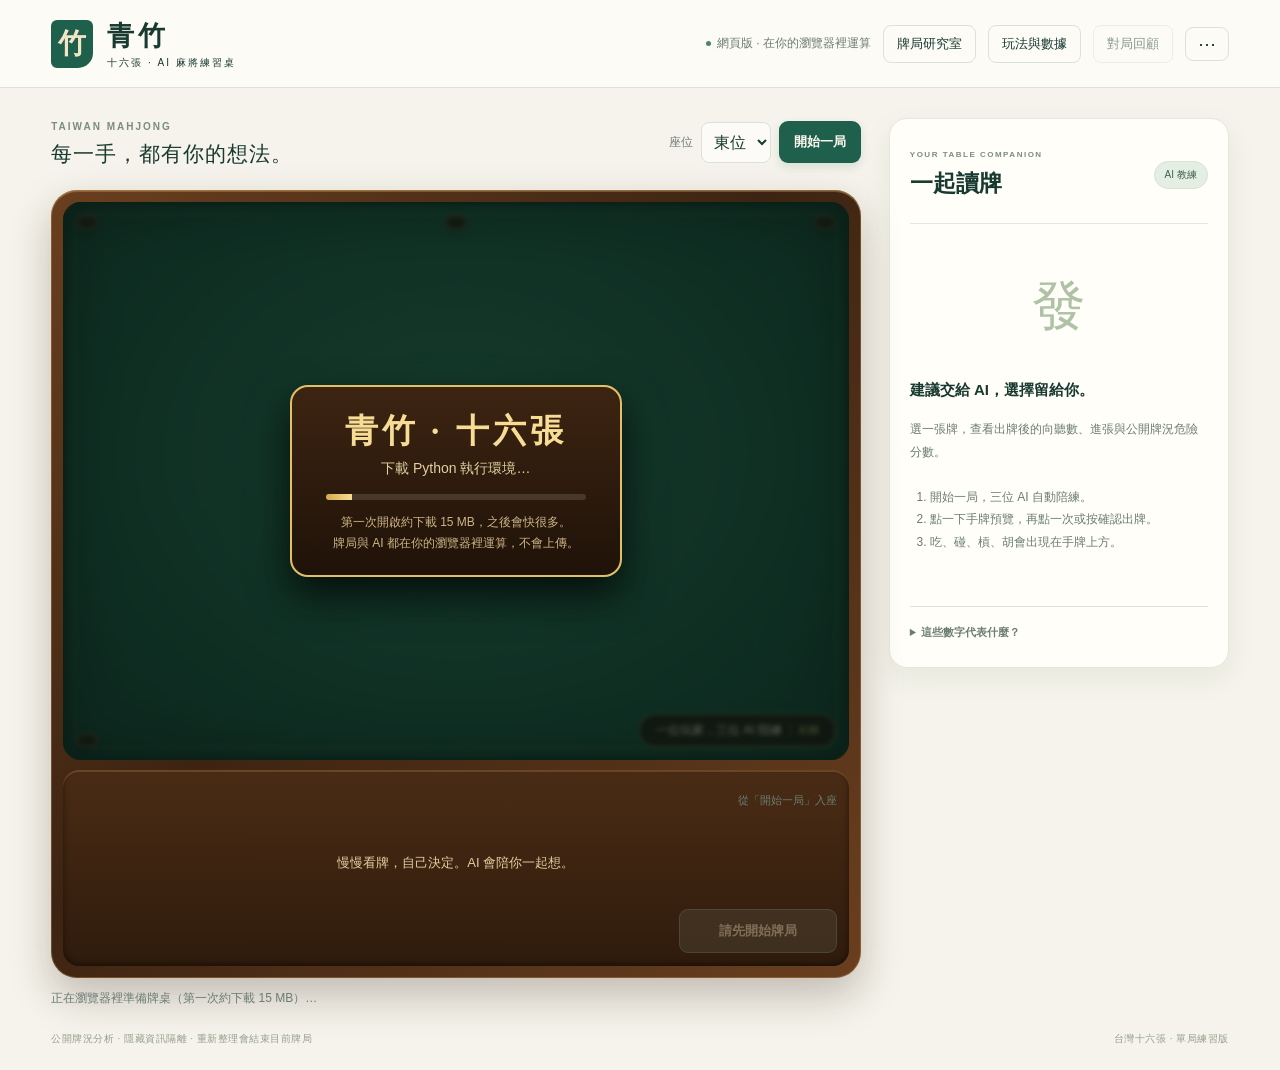
<file: index.html>
<!doctype html>
<html lang="zh-Hant">
<head>
  <meta charset="UTF-8"><meta name="viewport" content="width=device-width,initial-scale=1,viewport-fit=cover">
  <meta name="theme-color" content="#3a2414">
  <meta name="description" content="十六張台灣麻將練習桌：自行出牌、比較 AI 建議，讀懂每一手。">
  <title>青竹・十六張｜AI 麻將練習桌</title>
  <link rel="stylesheet" href="./style.css"><link rel="stylesheet" href="./web.css"><script defer src="./web-shim.js"></script><script defer src="./app.js"></script><script defer src="./study.js"></script>
</head>
<body>
<header class="topbar">
  <a class="brand" href="./" aria-label="青竹十六張首頁"><span class="seal">竹</span><span>青竹<span class="brand-sub">十六張 · AI 麻將練習桌</span></span></a>
  <div class="header-actions">
    <span class="local-tag">本機練習</span>
    <button id="study" class="quiet wide-only">牌局研究室</button><button id="rules" class="quiet wide-only">玩法與數據</button><button id="replay" class="quiet wide-only" disabled>對局回顧</button>
    <button id="menu-button" class="quiet menu-button" aria-haspopup="true" aria-expanded="false" aria-controls="menu">⋯<span class="sr-only">選單</span></button>
  </div>
  <div id="menu" class="menu" role="menu" hidden>
    <div class="narrow-only land-only menu-seat"><label for="menu-seat">座位</label><select id="menu-seat"><option value="0">東位</option><option value="1">南位</option><option value="2">西位</option><option value="3">北位</option></select></div>
    <button class="narrow-only land-only" role="menuitem" data-proxy="new-game">新的一局</button>
    <button class="narrow-only" role="menuitem" data-proxy="study">牌局研究室</button>
    <button class="narrow-only" role="menuitem" data-proxy="rules">玩法與數據</button>
    <button class="narrow-only" role="menuitem" data-proxy="replay">對局回顧</button>
    <label class="toggle"><input type="checkbox" id="opt-think"><span>先自己想<small>出牌前隱藏 AI 建議，送出後才揭曉</small></span></label>
    <label class="toggle"><input type="checkbox" id="opt-autoready"><span>聽牌後自動摸打<small>只剩「打出摸到的牌」時自動送出</small></span></label>
    <label class="toggle"><input type="checkbox" id="opt-fx" checked><span>吃碰槓特效</span></label>
    <div class="menu-seat"><label for="opt-dwell">他家出牌停留</label><select id="opt-dwell"><option value="0">不停留</option><option value="800">0.8 秒</option><option value="1500">1.5 秒</option><option value="2500">2.5 秒</option></select></div>
  </div>
</header>
<main class="workspace">
  <section class="play-area" aria-label="麻將牌桌">
    <div class="table-toolbar">
      <div><span class="eyebrow">TAIWAN MAHJONG</span><h1>每一手，都有你的想法。</h1></div>
      <div class="new-controls"><label for="seat">座位</label><select id="seat"><option value="0">東位</option><option value="1">南位</option><option value="2">西位</option><option value="3">北位</option></select><button id="new-game" class="primary">開始一局</button></div>
    </div>
    <div id="stage" class="stage">
      <div id="board" class="board">
        <div class="rim"></div>
        <button id="ticker" class="ticker" aria-expanded="false" aria-controls="event-log"><span id="ticker-text">一位玩家，三位 AI 陪練</span><span class="ticker-more">紀錄</span></button>
        <ol id="event-log" class="event-log" hidden aria-label="最近事件"></ol>
        <div id="seat-top" class="seat top"></div>
        <div id="seat-left" class="seat left"></div>
        <div id="seat-right" class="seat right"></div>
        <div id="river-top" class="pond top"></div>
        <div id="river-left" class="pond left"></div>
        <div id="river-right" class="pond right"></div>
        <div id="river-bottom" class="pond bottom"></div>
        <div class="center-box" aria-live="polite">
          <div id="compass" class="compass-ring"></div>
          <div class="center-core"><span id="round-label" class="round-label">東風局</span><strong id="wall-count" class="wall-count">144</strong><span class="wall-unit">張可摸</span><span id="table-status" class="table-status">準備中</span></div>
        </div>
        <div id="reaction" class="reaction-callout"></div>
        <div id="plate-left" class="plate p-left"></div>
        <div id="plate-top" class="plate p-top"></div>
        <div id="plate-right" class="plate p-right"></div>
        <div id="plate-bottom" class="plate p-bottom"></div>
        <div id="fx" class="fx-layer" aria-hidden="true"></div>
        <div id="result-overlay" class="result-overlay" hidden></div>
      </div>
      <section class="tray" aria-label="你的手牌">
        <div class="tray-head">
          <div id="own-melds" class="own-melds" aria-label="你的副露與花牌"></div>
          <span id="hand-tip" class="hand-tip">從「開始一局」入座</span>
        </div>
        <div id="hand" class="hand-row" role="listbox" aria-label="手牌" aria-orientation="horizontal"><div class="empty-hand">慢慢看牌，自己決定。AI 會陪你一起想。</div></div>
        <div class="decision-bar">
          <div id="special-actions" class="call-bar"></div>
          <button id="hint-button" class="hint-button" type="button" aria-controls="coach" aria-expanded="false">AI 提示</button>
          <button id="confirm" class="confirm" disabled>請先開始牌局</button>
        </div>
      </section>
    </div>
    <div id="status" role="status" aria-live="polite" class="status-line">準備牌桌中…</div>
    <div id="toast" class="toast" role="status" aria-live="polite" hidden></div>
  </section>
  <aside id="coach" class="coach" aria-label="AI 牌況分析">
    <button id="coach-close" class="coach-close quiet" type="button" aria-label="收起 AI 提示">收起 ✕</button>
    <div class="coach-top"><div><span class="eyebrow">YOUR TABLE COMPANION</span><h2>一起讀牌</h2></div><span id="model-badge" class="model-badge">AI 教練</span></div>
    <div id="coach-content"><div class="coach-empty"><div class="empty-symbol">發</div><h3>建議交給 AI，選擇留給你。</h3><p>選一張牌，查看出牌後的向聽數、進張與公開牌況危險分數。</p><ol><li>開始一局，三位 AI 自動陪練。</li><li>點一下手牌預覽，再點一次或按確認出牌。</li><li>吃、碰、槓、胡會出現在手牌上方。</li></ol></div></div>
    <details class="metric-note"><summary>這些數字代表什麼？</summary><p>進張機率是未見牌等可能的抽樣先驗，未見牌也包含對手暗牌與保留牌。四抽估計假設進張集合固定、無放回抽樣。</p><p>「模型偏好」是 AI 在合法動作間的選擇權重；「危險分數」是啟發式分數。兩者都不是胡牌率或放槍率。實戰勝率尚未校準。</p><p>鍵盤：← → 選牌，Enter 確認，H 開關提示。</p></details>
  </aside>
  <div id="sheet-backdrop" class="sheet-backdrop" hidden></div>
</main>
<footer>公開牌況分析 · 隱藏資訊隔離 <span>台灣十六張 · 單局練習版</span></footer>
<dialog id="rules-dialog"><div class="dialog-top"><h2>一局一練，讀懂每一手。</h2><button class="close-dialog quiet" aria-label="關閉說明">關閉 ✕</button></div><div class="prose"><p>這是十六張台灣麻將單局練習桌。一位玩家對三位規則 AI，包含吃、碰、槓、補花、聽牌和胡牌；依目前專案的固定規則結算。</p><p><strong>操作：</strong>點一下手牌預覽，再點一次同一張、或按確認，才會出牌。吃碰槓、過、胡牌在手牌上方的按鈕選擇。剛摸進的牌放在最右邊。宣告聽牌與普通出牌分開保留，宣告後需遵守引擎的聽牌限制。</p><p><strong>AI 建議：</strong>使用已驗證可載入的 V4.2 BC 模型；模型無法載入時，會明確顯示規則教師。對手使用規則教師。開啟「先自己想」時，出牌前不顯示建議，送出後才告訴你 AI 會怎麼選。</p><p><strong>向聽數：</strong>0 代表聽牌，數字越小越接近完成牌型。進張是能改善牌型的未見牌，不保證能從剩餘牌牆摸到。吃碰後的分析以教師建議的後續棄牌為條件；槓牌則是補牌前的估計。</p><p><strong>版本範圍：</strong>目前可完整玩單局、比較建議及回顧決策；連莊整圈賽制、多人連線與經校準的實戰胡牌／放槍率尚未提供。</p></div></dialog>
<dialog id="replay-dialog"><div class="dialog-top"><h2>回看你的選擇</h2><button class="close-dialog quiet" aria-label="關閉回顧">關閉 ✕</button></div><div class="replay-controls"><button id="prev-step" class="quiet">← 上一步</button><span id="replay-index"></span><button id="next-step" class="quiet">下一步 →</button><button id="download" class="quiet">下載公開紀錄</button></div><div id="replay-content"></div></dialog>
<dialog id="new-dialog"><div class="dialog-top"><h2>另開一局？</h2></div><p>目前這局尚未結束。需要保留時，可先在「對局回顧」下載紀錄。</p><div class="dialog-actions"><button class="close-dialog quiet">繼續這局</button><button id="replace-game" class="primary">開始新的一局</button></div></dialog>
<dialog id="study-dialog" class="wide-dialog">
  <div class="dialog-top"><div><span class="eyebrow">REVIEW & EXPLORE</span><h2>帶著一手牌，慢慢想。</h2></div><button class="close-dialog quiet" aria-label="關閉研究室">關閉 ✕</button></div>
  <div class="study-import"><div><strong>重看一局</strong><p class="muted">載入之前下載的公開紀錄，逐步比較當時的選擇與建議。</p></div><button id="import-replay" class="quiet">載入公開紀錄</button><button id="example-replay" class="quiet">開啟範例牌局</button><input id="replay-file" type="file" accept=".json,application/json" hidden></div>
  <details class="metric-note"><summary>本局的機率研究（實驗性）</summary><p class="muted">以獨立模擬資料估計：如果從目前局面起持續依照 BC 建議出牌，本局有多大機會胡牌。預測仍有誤差，不適合拿來比較你任選的兩張牌，也不會影響 AI 建議。</p><button id="outcome-current" class="quiet">查看目前局面的實驗估計</button><div id="outcome-result"></div></details>
  <h3>手牌試算</h3><p class="muted">輸入 16 張待摸或 17 張待打的暗手；每有一組固定面子，暗手少三張。按下牌面可加入目前選定的欄位。</p>
  <form id="hand-form">
    <label for="manual-hand">暗手牌</label><textarea id="manual-hand" rows="2" spellcheck="false" placeholder="例：123456m 123p 123789s 67z"></textarea>
    <div id="tile-palette" class="tile-palette" aria-label="加入牌面"></div>
    <label for="manual-melds">自己的固定面子（選填；每組以 | 隔開）</label><input id="manual-melds" placeholder="例：123m | 777p | 1111z" autocomplete="off" spellcheck="false">
    <label for="manual-public">其他已知公開牌（選填）</label><textarea id="manual-public" rows="2" placeholder="四家尚未被拿走的河牌、其他人的公開面子；不要重複自己的暗手及上面的固定面子。" spellcheck="false"></textarea>
    <p class="muted">m 萬 · p 筒 · s 條 · 1–7z 東南西北中發白。也可用空白分隔「一萬 二萬 東」。此模式計算一般型牌效率；完整的合法動作與 BC 建議請使用牌桌或公開回放。</p>
    <div class="study-actions"><button type="button" id="use-current" class="quiet">帶入目前手牌</button><button type="button" id="manual-example" class="quiet">填入範例</button><button type="submit" class="primary">比較可打的牌</button></div>
  </form>
  <p id="study-status" role="status" aria-live="polite"></p><div id="hand-analysis"></div>
</dialog>
</body></html>
</file>
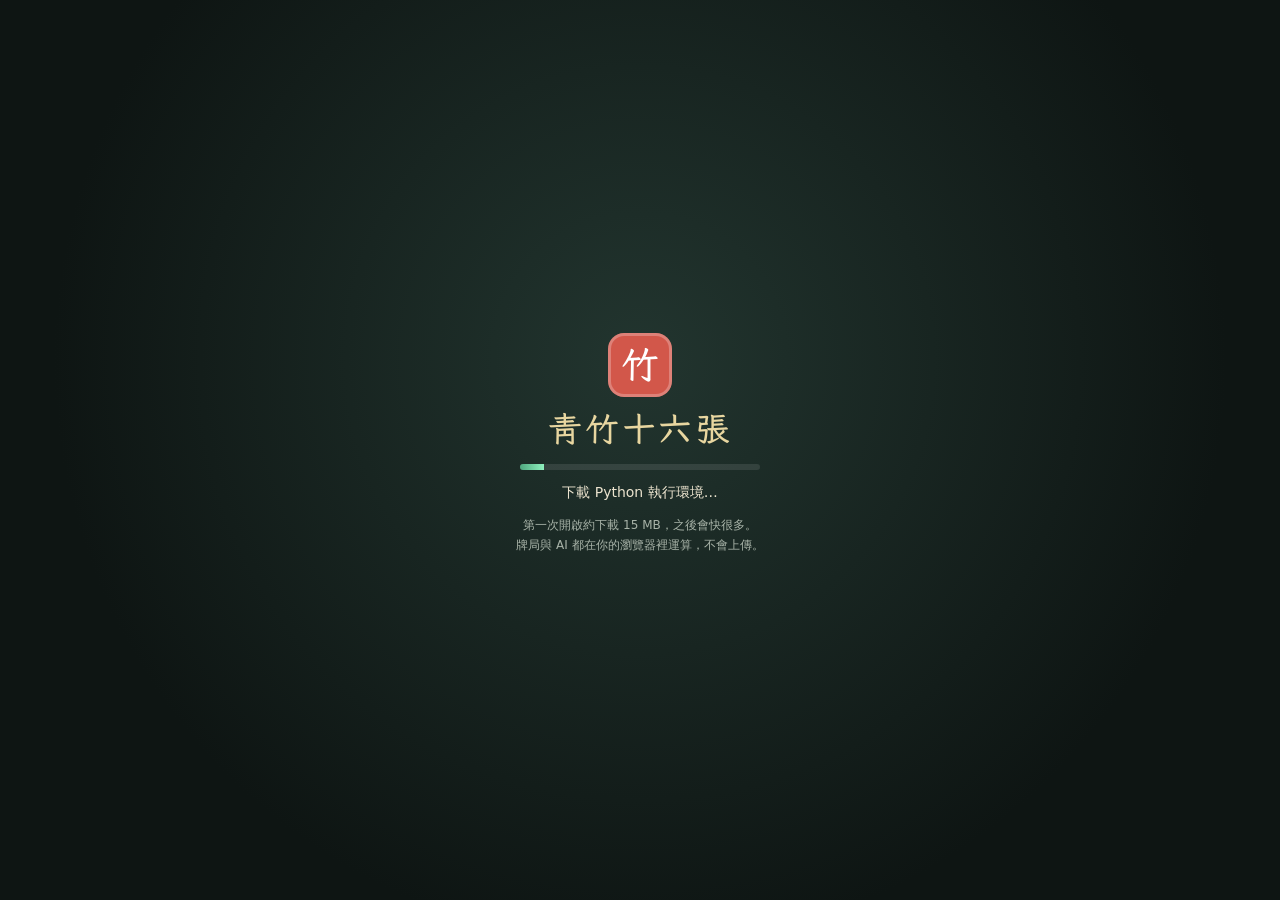
<file: v2/index.html>
<!doctype html>
<html lang="zh-Hant" data-qz-boot="custom">
<head>
  <meta charset="UTF-8">
  <script src="../web-shim.js"></script>
  <meta name="viewport" content="width=device-width,initial-scale=1,viewport-fit=cover">
  <meta name="theme-color" content="#141c1a">
  <meta name="description" content="青竹十六張：台灣十六張麻將練習牌桌。自己出牌，比較 AI 建議，讀懂每一手。">
  <title>青竹十六張｜AI 麻將練習桌</title>
  <link rel="icon" href="./favicon.svg" type="image/svg+xml">
  <script type="module" crossorigin src="./assets/index-CpV6DnHC.js"></script>
  <link rel="stylesheet" crossorigin href="./assets/index-C7aHkiDs.css">
</head>
<body>
<div id="app" class="app">
  <div id="board" class="board">
    <canvas id="scene" class="scene" aria-hidden="true"></canvas>

    <header class="topbar">
      <a class="brand" href="./" aria-label="青竹十六張"><span class="seal">竹</span><span class="brand-name">青竹<small>十六張</small></span></a>
      <span id="mode-tag" class="mode-tag">本機練習</span>
      <nav class="top-actions" aria-label="牌桌選單">
        <button id="btn-menu" class="pill" type="button">主選單</button>
        <button id="btn-new" class="pill wide-only" type="button">新的一局</button>
        <button id="btn-study" class="pill wide-only" type="button">牌局研究室</button>
        <button id="btn-rules" class="pill wide-only" type="button">玩法與數據</button>
        <button id="btn-settings" class="icon-btn" type="button" aria-label="設定" aria-haspopup="dialog">⚙</button>
      </nav>
    </header>

    <div id="plates" class="plates"></div>
    <div id="fx" class="fx-layer" aria-hidden="true"></div>

    <button id="ticker" class="ticker" type="button" aria-expanded="false" aria-controls="event-log"><span id="ticker-text">一位玩家，三位 AI 陪練</span><span class="ticker-more">紀錄</span></button>
    <ol id="event-log" class="event-log" hidden aria-label="最近事件"></ol>
    <div id="reaction" class="reaction-callout" aria-live="polite"></div>

    <section id="tray" class="tray" aria-label="操作">
      <div id="hand-tip" class="hand-tip">從「開始一局」入座</div>
      <div class="decision-bar">
        <div id="calls" class="call-bar"></div>
        <button id="hint-button" class="hint-button" type="button" aria-controls="coach" aria-expanded="false">AI 提示</button>
        <button id="confirm" class="confirm" type="button" disabled>請先開始牌局</button>
      </div>
    </section>

    <aside id="coach" class="coach" aria-label="AI 牌況分析">
      <div class="coach-top">
        <div><span class="eyebrow">TABLE COMPANION</span><h2>一起讀牌</h2></div>
        <span id="model-badge" class="model-badge">AI 教練</span>
        <button id="coach-close" class="icon-btn" type="button" aria-label="收起 AI 提示">✕</button>
      </div>
      <div id="coach-content" class="coach-content"></div>
      <details class="metric-note">
        <summary>這些數字代表什麼？</summary>
        <p>「模型偏好」是 AI 在合法動作間的選擇權重，不是勝率。「進張先驗」假設未見牌等可能（包含對手暗牌與保留牌），不是實戰胡牌率。「公開牌況危險分數」是未校準的啟發式分數，不是放槍機率。</p>
        <p>鍵盤：← → 選牌，Enter 確認，H 開關提示，Space 略過動畫。</p>
      </details>
    </aside>
    <div id="sheet-backdrop" class="sheet-backdrop" hidden></div>

    <div id="result" class="result-overlay" hidden></div>
    <div id="start" class="start-overlay" hidden></div>

    <div id="boot-screen" class="boot-screen">
      <div class="boot-card">
        <div class="boot-seal">竹</div>
        <div class="boot-title">青竹十六張</div>
        <div class="boot-bar"><i id="boot-fill"></i></div>
        <p id="boot-text" class="boot-text">準備牌桌…</p>
        <p id="boot-note" class="boot-note" hidden>第一次開啟約下載 15 MB，之後會快很多。<br>牌局與 AI 都在你的瀏覽器裡運算，不會上傳。</p>
      </div>
    </div>
  </div>

  <section id="a11y" class="sr-only" aria-label="牌桌文字版">
    <h2>牌桌文字版</h2>
    <div id="a11y-table"></div>
    <div id="a11y-hand" role="listbox" aria-label="你的手牌" aria-orientation="horizontal"></div>
  </section>
  <div id="status" class="status-line" role="status" aria-live="polite">準備牌桌中…</div>
  <div id="toast" class="toast" role="status" aria-live="polite" hidden></div>
</div>

<dialog id="dlg-settings" class="dialog" aria-labelledby="settings-title"></dialog>
<dialog id="dlg-rules" class="dialog" aria-labelledby="rules-title">
  <div class="dialog-top"><h2 id="rules-title">一局一練，讀懂每一手</h2><button class="icon-btn close-dialog" type="button" aria-label="關閉">✕</button></div>
  <div class="prose">
    <p>這是十六張台灣麻將單局練習桌。開局前先從六位角色（蘭心、雪菊、梅影、東東、晴嵐、松風）選一位當自己，再從其餘五位抽出三位對手，包含吃、碰、槓、補花、聽牌和胡牌，依專案固定的規則引擎結算。角色的名字與個性只影響台詞和表情，實際都由同一套規則教師出牌，換人不會改變對手強度。</p>
    <p><strong>操作：</strong>點一下手牌預覽，再點一次同一張或按「確認」才會出牌。吃、碰、槓、胡、聽、過在手牌上方的按鈕選擇。剛摸進的牌放在最右邊、稍微隔開。</p>
    <p><strong>AI 建議：</strong>使用已驗證可載入的 V4.2 BC 模型；模型無法載入時，會明確顯示「規則教師」。開啟「先自己想」時，出牌前不顯示建議，送出後才揭曉。</p>
    <p><strong>數字的意思：</strong>長條是模型偏好，不是勝率；進張機率是假設未見牌等可能的先驗，不是實戰胡牌率；危險分數是未校準的啟發式分數，不是放槍機率。</p>
    <p><strong>結算亮牌：</strong>本局結束後才會公開四家手牌與台數明細。下載的公開對局紀錄只包含當時看得到的資訊，不含亮牌。</p>
    <p><strong>舊版介面：</strong>新介面驗收前，舊版仍可從 <a href="../classic/">舊版牌桌</a> 開啟。</p>
  </div>
</dialog>
<dialog id="dlg-new" class="dialog small" aria-labelledby="new-title">
  <div class="dialog-top"><h2 id="new-title">另開一局？</h2></div>
  <p>目前這局尚未結束。需要保留時，可先在「牌局研究室」下載公開紀錄。</p>
  <div class="dialog-actions"><button class="pill close-dialog" type="button">繼續這局</button><button id="btn-replace" class="pill primary" type="button">開始新的一局</button></div>
</dialog>
<dialog id="dlg-study" class="dialog wide" aria-labelledby="study-title"></dialog>
</body>
</html>
</file>
<file: style.css>
:root{--ink:#193a31;--muted:#6b7c73;--paper:#f5f3eb;--line:#dce2d8;--jade:#1e604c;--gold:#d2b779;--tile:#fffdf0;--red:#a44238;--blue:#275782;--shadow:0 10px 30px #163c2510;font-family:"Segoe UI","Microsoft JhengHei",sans-serif;color:var(--ink);background:var(--paper)}*{box-sizing:border-box}body{margin:0}button,select{font:inherit}button{cursor:pointer;transition:background .15s,transform .15s}button:disabled{cursor:default;opacity:.5}button:not(:disabled):active{transform:translateY(1px)}button:focus-visible,a:focus-visible,select:focus-visible,summary:focus-visible{outline:3px solid #c19742;outline-offset:3px}button{border:0}a{color:inherit;text-decoration:none}.topbar{height:88px;padding:0 4vw;display:flex;align-items:center;justify-content:space-between;border-bottom:1px solid var(--line);background:#fcfbf5}.brand{display:flex;align-items:center;gap:14px;font-family:"Microsoft JhengHei",serif;font-size:27px;font-weight:650;letter-spacing:4px}.seal{background:var(--jade);color:#f2e6c6;display:grid;place-items:center;width:42px;height:48px;border-radius:6px 6px 15px 6px;font-size:28px;letter-spacing:0}.brand-sub{display:block;font-family:"Segoe UI",sans-serif;font-size:10px;font-weight:500;letter-spacing:2px;margin-top:2px}.header-actions{display:flex;gap:12px;align-items:center}.local-tag{font-size:12px;color:var(--muted);display:flex;align-items:center;gap:6px}.local-tag:before{content:"";width:5px;height:5px;border-radius:50%;background:#4c8666}.quiet{background:transparent;border:1px solid var(--line);padding:9px 13px;border-radius:8px;color:var(--ink);font-size:13px}.quiet:hover:not(:disabled){background:#e8eee3}.primary,.confirm{color:#fffaf0;background:var(--jade);border-radius:9px;padding:12px 20px;font-weight:600;box-shadow:0 4px 10px #174c4020}.primary:hover:not(:disabled),.confirm:hover:not(:disabled){background:#174937}.workspace{display:grid;grid-template-columns:minmax(620px,1fr) 346px;gap:28px;max-width:1550px;margin:auto;padding:28px 4vw 10px}.table-toolbar{display:flex;align-items:center;justify-content:space-between;gap:12px;margin-bottom:22px}.eyebrow{font-size:10px;letter-spacing:2px;color:#7b8d7e;font-weight:650}h1{font-size:21px;letter-spacing:1px;font-weight:500;margin:6px 0 0}h2{font-size:23px;font-weight:600;margin:7px 0}.new-controls{display:flex;align-items:center;gap:8px}.new-controls label{font-size:12px;color:var(--muted)}select{border:1px solid var(--line);border-radius:8px;padding:10px 8px;background:#fcfbf7;color:var(--ink)}.new-controls .primary{font-size:13px;padding:12px 15px;white-space:nowrap}.table-frame{padding:12px;background:linear-gradient(140deg,#4b5442,#293c31 50%,#4d5641);border-radius:28px;box-shadow:0 14px 24px #113a2420,inset 0 0 0 1px #677255}.felt{height:485px;position:relative;border:1px solid #8b9b7255;overflow:hidden;border-radius:18px;background:radial-gradient(ellipse at 50% 42%,#2a7058,#1a513f 68%,#184a3b);box-shadow:inset 0 2px 16px #091b1650}.felt:after{content:"";pointer-events:none;position:absolute;inset:10px;border:1px solid #a4c69a18;border-radius:10px}.opponent{position:absolute;color:#e6eddd;z-index:1;text-align:center}.north{top:18px;left:25%;right:25%}.west{left:16px;top:145px;width:24%}.east{right:16px;top:145px;width:24%}.player-label{font-size:12px;display:flex;align-items:center;justify-content:center;gap:7px;margin-bottom:9px}.wind{display:inline-grid;place-items:center;border:1px solid #b4c9a45e;border-radius:50%;width:26px;height:26px;font-family:serif;font-size:15px}.tag{font-size:10px;border-radius:4px;padding:3px 5px;background:#ffffff15;color:#e4d3a4}.ready{background:#b29a53;color:white}.backs{display:flex;justify-content:center;gap:2px;margin-bottom:10px;max-width:100%}.back{width:14px;height:21px;border-radius:3px;background:linear-gradient(145deg,#dddaca 0 15%,#538879 16% 83%,#37685a 84%);border:1px solid #bec7b1;box-shadow:0 2px 0 #19362c}.west .back,.east .back{width:8px;height:17px}.river{display:flex;flex-wrap:wrap;justify-content:center;gap:3px;max-width:225px;margin:0 auto}.north .river{max-width:300px}.west .river,.east .river{max-width:147px}.tile{display:inline-flex;flex-shrink:0;align-items:center;justify-content:center;position:relative;background:linear-gradient(120deg,#fffef5,#f0ecd9);color:var(--jade);border:1px solid #d8d4b9;border-radius:5px;box-shadow:0 3px 0 #b5b491,0 4px 5px #0002;width:44px;height:61px;font-family:"Microsoft JhengHei",serif;font-weight:750;line-height:1;text-align:center;padding:2px;user-select:none}.tile .glyph{font-size:27px}.tile.wan{color:var(--red);flex-direction:column;gap:4px}.tile.wan .number{font-size:22px;color:#273e33}.tile.wan .suit{font-size:17px}.tile.dots{color:var(--blue)}.tile.bamboo{color:#20714c}.tile.honor.red{color:#ac3d37}.tile.honor.white .glyph{width:23px;height:33px;border:3px solid var(--blue);border-radius:3px;font-size:0}.tile.flower{color:#8f6d36}.tile.small{width:23px;height:31px;border-radius:3px;box-shadow:0 2px 0 #b8b694}.tile.small .glyph{font-size:18px}.tile.small.wan{gap:1px}.tile.small .number{font-size:12px}.tile.small .suit{font-size:10px}.tile.small.white .glyph{width:13px;height:18px;border-width:2px}.pips{display:grid;grid-template-columns:repeat(3,1fr);align-items:center;justify-items:center;width:30px;height:42px;gap:2px;padding:2px}.pip{width:7px;height:7px;border:2px solid currentColor;border-radius:50%;grid-column:var(--col);grid-row:var(--row)}.small .pips{width:18px;height:23px;gap:0;padding:1px}.small .pip{width:4px;height:4px;border-width:1px}.bamboo .pip{border-radius:2px;width:5px;height:10px;border-width:1px;background:currentColor;box-shadow:inset 0 -3px #ffffff90}.small.bamboo .pip{width:3px;height:6px}.table-center{position:absolute;top:43%;left:28%;right:28%;text-align:center;color:#dfe7cf}.compass{font-family:serif;letter-spacing:13px;color:#9cba93;font-size:13px;opacity:.55;padding-left:12px}.compass span{font-size:11px}.wall-count{font-family:Georgia,"Microsoft JhengHei",serif;font-size:30px;letter-spacing:3px;margin:12px 0 5px}.wall-count small{font:11px "Segoe UI",sans-serif;letter-spacing:1px;margin-left:5px;color:#c1d3b6}#table-status{font-size:11px;letter-spacing:1px;line-height:1.6}#reaction{margin-top:10px;display:flex;align-items:center;justify-content:center;gap:8px;font-size:11px}.own-river{position:absolute;bottom:45px;left:27%;right:27%}.table-caption{position:absolute;bottom:17px;left:22px;color:#c7d3b57a;letter-spacing:5px;font-family:serif;font-size:14px}.table-caption span{font:9px "Segoe UI",sans-serif;letter-spacing:2px;margin-left:8px}.melds{display:flex;gap:7px;justify-content:center;margin-top:8px;flex-wrap:wrap}.meld{display:flex;gap:1px}.flower-count{font-size:10px;color:#e5d4a3;margin:6px}.hand-section{padding:20px 0 0}.hand-heading{display:flex;align-items:center;justify-content:space-between;font-size:12px;margin-bottom:19px;gap:8px}.hand-heading>div{display:flex;gap:8px;align-items:center}.player-dot{width:7px;height:7px;background:var(--jade);border-radius:50%}.hand-heading strong{font-weight:600;font-size:14px}#own-tags .tag{background:#e2e7d8;color:#526a52}#hand-tip{color:var(--muted);font-size:11px}.hand{display:flex;gap:4px;justify-content:center;min-height:76px;align-items:flex-start;overflow-x:auto;padding:12px 5px 9px;margin-top:-12px}.hand .tile{flex:0 0 auto;width:clamp(32px,3.15vw,46px);height:64px}.hand button.tile:hover:not(:disabled){transform:translateY(-6px);background:#fffef9}.hand button.tile.selected{transform:translateY(-9px);border:2px solid #b18b3e;box-shadow:0 4px 0 #ab8d49,0 7px 10px #0002}.hand .tile.recommended:before{content:"✦";font-family:serif;font-size:12px;position:absolute;top:-8px;right:-3px;color:#c6a050;text-shadow:0 1px white}.hand .tile:disabled{opacity:1;cursor:default}.empty-hand{color:#8c9889;font-size:13px;padding:24px 0}.own-melds{display:flex;gap:14px;justify-content:flex-end;margin-bottom:12px}.own-melds .flower-count{color:#857148}.decision-bar{display:flex;justify-content:space-between;gap:12px;align-items:center;margin-top:15px;min-height:45px}.special-actions{display:flex;flex-wrap:wrap;gap:6px}.special-actions button{background:#e6ebdf;color:var(--ink);font-size:12px;padding:9px 13px;border-radius:7px;border:1px solid transparent}.special-actions button.active{border-color:#b5914d;background:#eee4cc}.confirm{margin-left:auto;min-width:158px;font-size:13px}.status-line{font-size:12px;min-height:34px;padding-top:12px;color:var(--muted)}.status-line.error{color:var(--red)}.coach{background:#fffef9;border:1px solid #e5e7db;border-radius:18px;box-shadow:var(--shadow);align-self:start;padding:24px 20px;margin-top:2px;min-width:0}.coach-top{display:flex;justify-content:space-between;align-items:center;border-bottom:1px solid #e6e8df;padding-bottom:17px;margin-bottom:20px}.coach .eyebrow{font-size:8px;letter-spacing:1.5px}.model-badge{font-size:10px;background:#e5eee3;border:1px solid #d6e4d4;border-radius:20px;padding:6px 10px;color:#416449;white-space:nowrap}.coach-empty{padding:8px 0 18px}.empty-symbol{font-size:54px;font-family:serif;color:#b0c2a6;text-align:center;padding:18px 0}.coach-empty h3{font-size:15px;font-weight:600;line-height:1.8}.coach-empty p,.coach-empty li{font-size:12px;line-height:1.9;color:var(--muted)}.coach-empty ol{padding-left:20px;margin-top:22px}.metric-note{font-size:11px;color:var(--muted);line-height:1.8;border-top:1px solid var(--line);padding-top:16px;margin-top:18px}.metric-note summary{cursor:pointer;font-weight:600}.advice-label{font-size:11px;color:var(--muted);display:flex;justify-content:space-between;align-items:center}.advice-label .rec{color:#64834a}.selected-action{display:flex;align-items:center;gap:14px;margin:14px 0 20px}.selected-action h3{font-size:19px;margin:0 0 6px;font-weight:600}.selected-action p{font-size:11px;color:var(--muted);margin:0}.metric-grid{display:grid;grid-template-columns:1fr 1fr;gap:1px;background:#e2e6db;border:1px solid #e2e6db;border-radius:10px;overflow:hidden}.metric{background:#f7f8f1;padding:14px 12px}.metric span{display:block;font-size:10px;color:var(--muted);margin-bottom:7px}.metric strong{font-size:25px;font-weight:500;letter-spacing:-1px}.metric small{font-size:10px;margin-left:3px;color:var(--muted)}.effective-title,.candidates-title{display:flex;justify-content:space-between;font-size:11px;margin:20px 0 11px}.effective-title small{color:var(--muted);font-size:10px}.effective-tiles{display:flex;flex-wrap:wrap;gap:8px}.effective{display:flex;flex-direction:column;gap:6px;align-items:center}.effective small{font-size:9px;color:#819076}.effective .tile.small{width:26px;height:35px}.context-warning{font-size:11px;color:#896d3d;background:#f6f0df;padding:9px 10px;border-radius:6px;line-height:1.65;margin-top:12px}.risk-row{font-size:11px;margin-top:17px;display:flex;justify-content:space-between;align-items:center;color:var(--muted)}.risk-row strong{font-size:13px;color:var(--ink);font-weight:600}.risk-row strong.high{color:var(--red)}.candidates{display:flex;flex-direction:column;gap:4px;max-height:225px;overflow-y:auto;padding-right:2px}.candidate{display:flex;align-items:center;gap:8px;text-align:left;background:transparent;border:1px solid transparent;border-radius:7px;padding:8px;font-size:11px;color:var(--ink);width:100%}.candidate:hover{background:#f4f6ee}.candidate.active{background:#edf2e7;border-color:#d5e2ca}.candidate .rank{width:11px;color:#8c9b83}.candidate .choice-label{flex:1}.candidate .choice-label small{display:block;color:#7e8c74;font-size:9px;margin-top:3px}.candidate .preference{font-size:11px;font-variant-numeric:tabular-nums;color:#708263}.candidate .star{color:#b28d40;margin-left:4px}.candidates-title span:last-child{font-size:10px;color:#8a967f}.muted{font-size:11px;color:var(--muted);line-height:1.7}.result-card{text-align:center;padding:15px 0}.result-card h3{font-size:26px;font-family:serif;margin:12px 0}.score{font:48px Georgia,serif;color:var(--jade);margin:18px 0}.score.negative{color:var(--red)}.score-list{border-top:1px solid var(--line);margin-top:25px}.score-list>div{display:flex;justify-content:space-between;font-size:12px;padding:12px 0;border-bottom:1px solid var(--line)}footer{max-width:1550px;margin:0 auto;padding:10px 4vw 24px;font-size:10px;color:#96a08e;display:flex;justify-content:space-between;letter-spacing:.5px}dialog{border:1px solid #dfe4d6;border-radius:18px;background:#fffef9;color:var(--ink);padding:28px;width:min(720px,92vw);max-height:86vh;box-shadow:0 24px 70px #15392f40}dialog::backdrop{background:#112c2477;backdrop-filter:blur(3px)}.dialog-top{display:flex;align-items:center;justify-content:space-between;gap:15px;margin-bottom:18px}.dialog-top h2{font-size:21px}.dialog-top .quiet{white-space:nowrap}.prose p,dialog>p{font-size:13px;line-height:1.9;color:#5e7163}.dialog-actions{display:flex;justify-content:flex-end;gap:12px;margin-top:22px}.replay-controls{display:flex;gap:10px;align-items:center;margin-bottom:22px;flex-wrap:wrap}.replay-controls span{font-size:12px;flex:1}.replay-hand{display:flex;flex-wrap:wrap;gap:5px;margin:20px 0}.replay-note{background:#eff3e9;padding:16px;border-radius:10px;line-height:2;font-size:13px}.busy .confirm{opacity:.65}.busy .status-line:before{content:"";display:inline-block;width:8px;height:8px;margin-right:7px;border:1px solid #4c7d5e;border-top-color:transparent;border-radius:50%;animation:spin .7s linear infinite}@keyframes spin{to{transform:rotate(360deg)}}@media(min-width:1500px){.felt{height:515px}.hand .tile{width:45px}}@media(max-width:1150px){.workspace{grid-template-columns:minmax(560px,1fr) 310px;gap:18px;padding:24px 2vw}.topbar{padding:0 3vw}.coach{padding:20px 15px}.table-toolbar h1{font-size:18px}.table-toolbar .eyebrow{font-size:9px}.hand .tile{width:31px;height:53px}.hand .tile .glyph{font-size:24px}.hand .tile .number{font-size:19px}.hand .tile .suit{font-size:15px}.hand{gap:3px}.felt{height:465px}.table-center{top:44%}}@media(max-width:950px){.workspace{grid-template-columns:1fr;max-width:780px;padding:22px 20px}.coach{display:block;margin-top:10px}.coach-content{max-width:100%}.coach-empty .empty-symbol{display:none}.coach-empty{padding:0}.coach-empty ol{margin:10px 0}.metric-grid{grid-template-columns:repeat(4,1fr)}.candidates{max-height:260px;display:grid;grid-template-columns:1fr 1fr}.hand .tile{width:clamp(28px,4.5vw,40px);height:57px}.table-toolbar h1{font-size:20px}.header-actions{gap:8px}.local-tag{display:none}.felt{height:465px}.hand{gap:4px}.selected-action{margin-bottom:18px}footer{padding:15px 20px 25px;gap:10px}}@media(max-width:580px){.topbar{height:75px;padding:0 16px}.brand{font-size:23px;gap:9px}.seal{height:39px;width:33px;font-size:23px}.brand-sub{font-size:8px;letter-spacing:1px}.header-actions .quiet{padding:7px;font-size:11px}.workspace{padding:18px 10px;gap:12px}.table-toolbar{align-items:flex-start;flex-wrap:wrap;margin-bottom:14px;padding:0 4px}.table-toolbar h1{font-size:17px}.new-controls{margin-left:auto}.new-controls .primary{padding:10px 12px}.new-controls label{display:none}select{padding:8px;font-size:12px}.table-frame{padding:7px;border-radius:19px}.felt{height:410px;border-radius:13px}.north{left:15%;right:15%;top:15px}.west{left:8px;top:137px;width:25%}.east{right:8px;top:137px;width:25%}.west .river,.east .river{max-width:90px}.tile.small{width:19px;height:26px}.tile.small .glyph{font-size:15px}.tile.small .number{font-size:10px}.tile.small .suit{font-size:8px}.small .pips{width:15px;height:20px}.small .pip{width:3px;height:3px}.small.bamboo .pip{width:2px;height:5px}.tile.small.white .glyph{width:10px;height:15px}.river{gap:3px}.north .river{max-width:185px}.backs .back{width:10px;height:17px}.west .back,.east .back{width:5px;height:13px;gap:1px}.player-label{font-size:10px;gap:3px;flex-wrap:wrap}.wind{width:21px;height:21px;font-size:12px}.tag{padding:2px 4px;font-size:8px}.table-center{top:43%;left:27%;right:27%}.wall-count{font-size:24px}#table-status{font-size:9px;letter-spacing:0}.compass{font-size:10px;letter-spacing:8px}.own-river{left:24%;right:24%;bottom:40px}.table-caption{font-size:11px;left:16px;letter-spacing:3px}.table-caption span{font-size:8px;letter-spacing:1px}.hand-section{padding:18px 2px 0}.hand-heading{font-size:10px;gap:5px}.hand-heading strong{font-size:12px}#hand-tip{font-size:10px}.hand{justify-content:flex-start;gap:3px;min-height:68px;scrollbar-width:thin}.hand .tile{width:28px;height:45px}.hand .tile .glyph{font-size:22px}.hand .tile .number{font-size:16px}.hand .tile .suit{font-size:13px}.hand .pips{width:23px;height:33px;gap:0}.hand .pip{width:5px;height:5px;border-width:1.5px}.hand .bamboo .pip{width:4px;height:8px}.hand .tile.white .glyph{width:16px;height:25px;border-width:2px}.decision-bar{margin-top:10px;align-items:flex-end}.special-actions button{font-size:11px;padding:8px 10px}.confirm{min-width:125px;font-size:12px;padding:12px}.coach{padding:20px 16px;border-radius:14px}.metric-grid{grid-template-columns:1fr 1fr}.metric{padding:13px}.candidate{padding:7px;font-size:10px;gap:5px}.candidate .tile.small{width:18px;height:25px}.candidates{gap:3px}.candidates .rank{width:8px}.candidate .preference{font-size:10px}.status-line{font-size:11px}footer{font-size:9px;flex-wrap:wrap}.dialog-top h2{font-size:17px}dialog{padding:20px}.replay-controls .quiet{font-size:11px;padding:7px}}@media(prefers-reduced-motion:reduce){*,*:before{animation:none!important;transition:none!important}}
.play-area{min-width:0}.hand{max-width:100%}@media(max-width:580px){.hand-heading{flex-wrap:wrap}.hand-heading:after{content:"手牌可左右滑動";font-size:9px;color:#87947e;margin-left:auto}}
.wide-dialog{width:min(960px,96vw)}.study-import{display:flex;align-items:center;gap:10px;padding:16px;background:#edf2e7;border-radius:12px;flex-wrap:wrap}.study-import>div{flex:1;min-width:220px}.study-import p{margin-bottom:0}.study-actions{display:flex;flex-wrap:wrap;gap:10px;justify-content:flex-end;margin-top:15px}#hand-form label{display:block;font-size:13px;margin:16px 0 7px}#hand-form textarea,#hand-form input{width:100%;font:14px "Segoe UI","Microsoft JhengHei",sans-serif;background:#fffef9;border:1px solid #cbd6c7;border-radius:8px;padding:12px;color:var(--ink)}#hand-form textarea:focus-visible,#hand-form input:focus-visible{outline:2px solid #b89a56;outline-offset:2px}.tile-palette{display:flex;flex-wrap:wrap;gap:5px;margin:10px 0}.tile-palette .tile.small{width:27px;height:38px}#study-status{font-size:13px;line-height:1.8}.comparison-scroll{overflow-x:auto;margin:18px 0}.comparison-table{width:100%;border-collapse:collapse;font-size:12px;white-space:nowrap}.comparison-table th,.comparison-table td{text-align:left;padding:12px 10px;border-bottom:1px solid var(--line)}.comparison-table th{font-weight:600;background:#edf2e7}.comparison-table .selected-row{background:#f3ebd8}.comparison-tag{display:block;font-size:10px;color:#627748;line-height:1.6}.replay-public{display:grid;grid-template-columns:repeat(2,minmax(0,1fr));gap:12px;margin:20px 0}.replay-public section{padding:12px;border:1px solid var(--line);border-radius:10px;min-width:0}.replay-public strong{font-size:12px}.replay-public .replay-hand{margin:10px 0;gap:3px}.replay-public .melds{flex-wrap:wrap}.header-actions{flex-wrap:wrap;justify-content:flex-end}@media(max-width:650px){.topbar{height:auto;min-height:90px;gap:12px;padding-top:12px;padding-bottom:12px}.header-actions{gap:5px;max-width:210px}.brand-sub{letter-spacing:0}.study-import>div{min-width:100%}.replay-public{grid-template-columns:1fr}.study-actions{justify-content:flex-start}.tile-palette .tile.small{width:25px;height:36px}}
@media(max-width:580px){#hand-tip{display:none}.hand-heading:after{font-size:10px}.candidates{display:flex}.candidate{font-size:12px;padding:9px}.candidate .preference{font-size:12px}.candidate .choice-label small{font-size:10px}}

/* ===================== 青竹 game table layer (2026-11-08) ===================== */
:root{--wood-0:#2a170b;--wood-1:#3d2412;--wood-2:#6a3f1f;--wood-3:#9a6434;--gold:#e3bf6a;--gold-2:#f6dc94;--felt-1:#2b7a5c;--felt-2:#185640;--felt-3:#103d2e;--tile-face:#fffbea;--tile-edge:#e8dcb6;--tile-back:#1f7553;--tile-back-2:#14563c}
.sr-only{position:absolute;width:1px;height:1px;overflow:hidden;clip:rect(0 0 0 0);white-space:nowrap}
/* ---- tiles: size-driven by --tw ---- */
.tile.tile{width:var(--tw,44px);height:calc(var(--tw,44px)*1.36);border-radius:calc(var(--tw,44px)*.14);padding:0;background:linear-gradient(160deg,#fffef6,var(--tile-face) 55%,#f1e8c8);border:1px solid #d9cc9f;box-shadow:inset 0 -1px 0 #fff8,0 calc(var(--tw,44px)*.05) 0 var(--tile-edge),0 calc(var(--tw,44px)*.13) 0 var(--tile-back),0 calc(var(--tw,44px)*.16) calc(var(--tw,44px)*.12) #0005}
.tile.small{--tw:23px}
.tile.tile .glyph{font-size:calc(var(--tw,44px)*.64)}
.tile.tile.wan{gap:calc(var(--tw,44px)*.04)}
.tile.tile .number{font-size:calc(var(--tw,44px)*.5)}
.tile.tile .suit{font-size:calc(var(--tw,44px)*.38)}
.tile.tile .pips{width:calc(var(--tw,44px)*.74);height:calc(var(--tw,44px)*1.02);gap:0;padding:calc(var(--tw,44px)*.03)}
.tile.tile .pip{width:calc(var(--tw,44px)*.17);height:calc(var(--tw,44px)*.17);border-width:max(1px,calc(var(--tw,44px)*.045))}
.tile.tile.bamboo .pip{width:calc(var(--tw,44px)*.11);height:calc(var(--tw,44px)*.25);border-radius:calc(var(--tw,44px)*.05);border-width:max(1px,calc(var(--tw,44px)*.025))}
.tile.tile.white .glyph{width:calc(var(--tw,44px)*.5);height:calc(var(--tw,44px)*.72);border-width:max(1.5px,calc(var(--tw,44px)*.07))}
.tile.tile.honor.green{color:#1e7a4a}
.tile-palette .tile.small{--tw:27px}.effective .tile.small{--tw:27px}.candidate .tile.small{--tw:20px}.replay-hand .tile.small,.replay-public .tile.small{--tw:23px}
.selected-action .tile{--tw:40px}
/* ---- workspace ---- */
.workspace{grid-template-columns:minmax(0,1fr) 340px}
.play-area{position:relative}
.stage{border-radius:26px;padding:12px;background:linear-gradient(135deg,var(--wood-2),var(--wood-1) 45%,var(--wood-2));box-shadow:0 18px 40px #2a170b40,inset 0 0 0 1px #c99b5a55,inset 0 2px 0 #d9a96a55}
/* ---- board ---- */
.board{--per:10;--u:min(3.4cqw,3.6cqh);position:relative;container-type:size;height:clamp(440px,62vh,640px);border-radius:18px;overflow:hidden;
 background:radial-gradient(ellipse at 50% 45%,var(--felt-1),var(--felt-2) 62%,var(--felt-3));box-shadow:inset 0 0 0 3px #0b2a1f,inset 0 0 50px #04150f99}
.board{--cb:min(19cqh,17cqw)}
.board:before{content:"";position:absolute;inset:0;pointer-events:none;opacity:.35;background:repeating-radial-gradient(circle at 30% 40%,#ffffff05 0 1px,transparent 1px 3px),repeating-linear-gradient(115deg,#00000008 0 2px,transparent 2px 5px)}
.rim{position:absolute;inset:calc(var(--u)*.6);border:1px solid #d8c07a33;border-radius:12px;pointer-events:none}
/* seat plates */
.plate{position:absolute;z-index:4;display:flex;align-items:center;gap:calc(var(--u)*.45);padding:calc(var(--u)*.3) calc(var(--u)*.7) calc(var(--u)*.3) calc(var(--u)*.3);border-radius:999px;background:linear-gradient(180deg,#2a170bdd,#1a0e06dd);border:1px solid #c99b5a88;color:#f8ecd0;box-shadow:0 4px 12px #0006;font-size:calc(var(--u)*.62);line-height:1.15;transition:box-shadow .25s,border-color .25s}
.plate.active{border-color:var(--gold-2);box-shadow:0 0 0 2px #f6dc9455,0 0 18px #f6dc9488}
.p-left{left:1.6%;top:2.4%}.p-right{right:1.6%;top:2.4%}.p-top{left:50%;top:2.4%;transform:translateX(-50%)}.p-bottom{left:1.6%;bottom:2.4%}
.avatar{width:calc(var(--u)*2.1);height:calc(var(--u)*2.1);border-radius:50%;display:grid;place-items:center;flex:none;background:radial-gradient(circle at 35% 30%,#fff4,transparent 55%),var(--seat-color,#b0453a);border:2px solid var(--gold);box-shadow:inset 0 -3px 6px #0004}
.avatar-wind{font-family:"Microsoft JhengHei",serif;font-weight:800;font-size:calc(var(--u)*1.05);color:#fff7df;text-shadow:0 1px 2px #0008}
.wind-east{--seat-color:#b0453a}.wind-south{--seat-color:#2f6fa0}.wind-west{--seat-color:#3d8a55}.wind-north{--seat-color:#6b4a9a}
.plate-name strong{font-weight:700;letter-spacing:1px}.plate-name small{opacity:.7}
.plate-tags{display:flex;gap:3px;margin:2px 0}
.plate .tag{font-size:calc(var(--u)*.5);padding:1px 5px;border-radius:4px;background:#ffffff1c;color:#f3dfae}
.plate .tag.dealer{background:#b0453a;color:#fff}.plate .tag.ready{background:var(--gold);color:#3a2410;font-weight:700}
.plate-meta{font-size:calc(var(--u)*.55);opacity:.85;font-variant-numeric:tabular-nums}
.plate-meta.plus{color:#9ff0b6;font-weight:700;opacity:1;font-size:calc(var(--u)*.75)}.plate-meta.minus{color:#ff9d8f;font-weight:700;opacity:1;font-size:calc(var(--u)*.75)}
/* hidden hands + melds at the edges */
.seat{position:absolute;z-index:2;display:flex;gap:calc(var(--u)*.5);align-items:center}
.seat .back{display:block;width:calc(var(--u)*.92);height:calc(var(--u)*1.25);border-radius:calc(var(--u)*.14);background:linear-gradient(180deg,var(--tile-back),var(--tile-back-2));border:1px solid #0b3a27;box-shadow:inset 0 2px 0 #ffffff30,0 calc(var(--u)*.12) 0 var(--tile-face),0 calc(var(--u)*.16) 4px #0006}
.seat .backs{display:flex;gap:1px}
.seat.top{top:calc(4.2*var(--u));left:50%;transform:translateX(-50%)}
.seat.left,.seat.right{top:calc(6.6*var(--u));bottom:calc(4.4*var(--u));flex-direction:row;align-items:flex-start}
.seat.left{left:1.4%}.seat.right{right:1.4%;flex-direction:row-reverse}
.seat.left .backs,.seat.right .backs{flex-direction:column;gap:0}
.seat.left .back,.seat.right .back{width:calc(var(--u)*1.2);height:calc(var(--u)*.66);border-radius:calc(var(--u)*.12);box-shadow:inset 0 2px 0 #ffffff30,calc(var(--u)*.12) 0 0 var(--tile-face),0 2px 3px #0006}
.seat.right .back{box-shadow:inset 0 2px 0 #ffffff30,calc(var(--u)*-.12) 0 0 var(--tile-face),0 2px 3px #0006}
.seat .melds{margin:0;gap:calc(var(--u)*.35);flex-wrap:nowrap}
.seat.left .melds,.seat.right .melds{flex-direction:column}
.seat .meld,.own-melds .meld{gap:1px;padding:calc(var(--u)*.18);border-radius:6px;background:#f6dc9422;box-shadow:inset 0 0 0 1px #f6dc9466}
.seat .meld .tile.small{--tw:calc(var(--u)*.95)}
.seat .meld .back{width:calc(var(--u)*.95);height:calc(var(--u)*1.29)}
.seat.left .meld .back,.seat.right .meld .back{width:calc(var(--u)*.95);height:calc(var(--u)*1.29)}
/* ponds (rivers) */
.pond{position:absolute;z-index:1}
.pond .river{display:grid;gap:2px;max-width:none;margin:0;padding:calc(var(--u)*.25);border-radius:8px;background:#0000001a}
.pond .river:empty{display:none}
.pond .tile.small{--tw:var(--u)}
.pond.top,.pond.bottom{left:50%;transform:translateX(-50%)}
.pond.top .river,.pond.bottom .river{grid-template-columns:repeat(var(--per),var(--u))}
.pond.top{top:calc(6.4*var(--u))}
.pond.bottom{bottom:calc(3.9*var(--u))}
.pond.bottom .river{grid-auto-flow:row;direction:ltr}
.pond.left,.pond.right{top:50%;transform:translateY(-50%)}
.pond.left{left:calc(2.6*var(--u) + 9%)}.pond.right{right:calc(2.6*var(--u) + 9%)}
.pond.left .river,.pond.right .river{grid-template-rows:repeat(6,auto);grid-auto-flow:column}
.pond.right .river{direction:rtl}
.pond .tile.latest{outline:2px solid var(--gold-2);outline-offset:1px;animation:latest 1.2s ease-in-out 2}
.pond .tile.latest:after{content:"▼";position:absolute;top:calc(var(--u)*-.85);left:50%;transform:translateX(-50%);font-size:calc(var(--u)*.55);color:var(--gold-2);text-shadow:0 1px 2px #000a}
@keyframes latest{50%{outline-color:#fff;transform:translateY(-2px)}}
/* center compass */
.center-box{position:absolute;left:50%;top:50%;z-index:3;transform:translate(-50%,-50%);width:var(--cb);aspect-ratio:1;border-radius:14px;background:radial-gradient(circle,#2b1a0d,#170d05);border:2px solid #c99b5a;box-shadow:0 8px 20px #0007,inset 0 0 0 3px #00000055,inset 0 0 18px #c99b5a33;display:grid;place-items:center}
.compass-ring{position:absolute;inset:0}
.cw{position:absolute;font-family:"Microsoft JhengHei",serif;font-weight:800;font-size:calc(var(--cb)*.13);color:#a9875a;line-height:1}
.cw-bottom{bottom:3%;left:50%;transform:translateX(-50%)}.cw-top{top:3%;left:50%;transform:translateX(-50%) rotate(180deg)}
.cw-left{left:3%;top:50%;transform:translateY(-50%) rotate(90deg)}.cw-right{right:3%;top:50%;transform:translateY(-50%) rotate(-90deg)}
.cw.is-dealer{color:#ff8f7c}.cw.lit{color:#fff1c4;text-shadow:0 0 10px #ffd46a,0 0 3px #ffd46a}
.center-core{text-align:center;color:#f3e3bd;display:flex;flex-direction:column;align-items:center;line-height:1.1}
.round-label{display:none}
.center-box .wall-count{font:700 calc(var(--cb)*.3) Georgia,"Microsoft JhengHei",serif;color:#fff3d0;margin:2px 0 0;letter-spacing:1px}
.wall-unit{font-size:calc(var(--cb)*.075);color:#cdb586}
.table-status{margin-top:2px;font-size:calc(var(--cb)*.1);white-space:nowrap;color:#ffe7a6}
#reaction.reaction-callout{margin:0;position:absolute;left:50%;top:calc(50% + var(--cb)/2 + 6px);transform:translateX(-50%);z-index:5;display:none;align-items:center;gap:8px;padding:5px 12px;border-radius:999px;background:#1a0e06e6;border:1px solid var(--gold);color:#ffe7a6;font-size:calc(var(--u)*.62);box-shadow:0 6px 16px #0008}
#reaction.reaction-callout.show{display:flex}.reaction-callout .tile.small{--tw:calc(var(--u)*1.2)}
/* ticker + log */
.ticker{position:absolute;right:1.6%;bottom:2.4%;z-index:6;max-width:46%;display:flex;gap:8px;align-items:center;border:1px solid #c99b5a88;border-radius:999px;background:#1a0e06d9;color:#f8ecd0;padding:calc(var(--u)*.35) calc(var(--u)*.8);font-size:calc(var(--u)*.6);cursor:pointer}
#ticker-text{white-space:nowrap;overflow:hidden;text-overflow:ellipsis}
.ticker-more{font-size:.85em;color:var(--gold);border-left:1px solid #c99b5a66;padding-left:8px;flex:none}
.event-log{position:absolute;right:1.6%;bottom:calc(2.4% + var(--u)*1.9);z-index:7;margin:0;padding:8px 12px 8px 26px;max-height:60%;overflow:auto;min-width:min(240px,60%);border-radius:12px;background:#1a0e06f2;border:1px solid #c99b5a88;color:#f8ecd0;font-size:12px;line-height:1.9;box-shadow:0 10px 24px #000a}
.event-log li:first-child{color:var(--gold-2);font-weight:700}
/* call stamps */
.fx-layer{position:absolute;inset:0;z-index:8;pointer-events:none}
.stamp{position:absolute;transform:translate(-50%,-50%);display:grid;place-items:center;width:calc(var(--u)*6);height:calc(var(--u)*6);animation:stamp 1.5s cubic-bezier(.2,1.6,.4,1) forwards}
.stamp:before{content:"";position:absolute;inset:0;border-radius:50%;background:repeating-conic-gradient(from 0deg,#ffe08a 0 6deg,transparent 6deg 18deg);mask:radial-gradient(circle,transparent 38%,#000 40%,transparent 70%);-webkit-mask:radial-gradient(circle,transparent 38%,#000 40%,transparent 70%);animation:spin 3s linear infinite}
.stamp-text{position:relative;display:grid;place-items:center;width:62%;height:62%;border-radius:50%;background:radial-gradient(circle at 35% 30%,#e0574a,#9b1f17);border:3px solid #ffe08a;color:#fff6dc;font:900 calc(var(--u)*2.1) "Microsoft JhengHei",serif;text-shadow:0 2px 0 #5b0d07,0 0 8px #000a;box-shadow:0 8px 18px #000a}
.stamp.big .stamp-text{font-size:calc(var(--u)*1.6)}
.stamp.big{width:calc(var(--u)*9);height:calc(var(--u)*9)}
.at-top{left:50%;top:30%}.at-left{left:22%;top:50%}.at-right{left:78%;top:50%}.at-bottom{left:50%;top:70%}
@keyframes stamp{0%{opacity:0;transform:translate(-50%,-50%) scale(2.2) rotate(-12deg)}18%{opacity:1;transform:translate(-50%,-50%) scale(.92) rotate(3deg)}28%{transform:translate(-50%,-50%) scale(1.05) rotate(0)}80%{opacity:1}100%{opacity:0;transform:translate(-50%,-50%) scale(1)}}
/* result overlay */
.result-overlay{position:absolute;inset:0;z-index:9;display:grid;place-items:center;background:#0b1b14a6;backdrop-filter:blur(2px)}
.result-overlay[hidden]{display:none}
.result-banner{text-align:center;padding:22px 34px;border-radius:18px;background:linear-gradient(180deg,#3d2412,#1f1208);border:2px solid var(--gold);color:#fff1cc;box-shadow:0 18px 40px #000b;animation:pop .45s cubic-bezier(.2,1.6,.4,1)}
.result-title{font:900 clamp(26px,6cqh,44px) "Microsoft JhengHei",serif;letter-spacing:4px;color:var(--gold-2)}
.result-banner.lose .result-title,.result-banner.draw .result-title{color:#f1dfb4}
.result-points{font:700 clamp(30px,8cqh,58px) Georgia,serif;margin:6px 0 14px}
.result-actions{display:flex;gap:10px;justify-content:center}
.quiet.light{color:#f8ecd0;border-color:#c99b5a88}.quiet.light:hover{background:#ffffff14!important}
@keyframes pop{from{transform:scale(.7);opacity:0}}
.rotate-hint{position:fixed;left:50%;top:66px;transform:translateX(-50%);z-index:9;background:#1a0e06ee;color:#f8ecd0;border:1px solid var(--gold);border-radius:999px;padding:6px 12px;font-size:12px;white-space:nowrap}
.rotate-hint[hidden]{display:none}
.link{background:none;color:var(--gold-2);text-decoration:underline;padding:0 0 0 6px;font-size:12px}
/* ---- tray: own hand ---- */
.tray{container-type:inline-size;position:relative;margin-top:10px;padding:10px 12px 12px;border-radius:16px;background:linear-gradient(180deg,#4a2c15,#2f1b0c);box-shadow:inset 0 2px 0 #c99b5a44,inset 0 -2px 6px #0007}
.tray-head{display:flex;align-items:flex-end;justify-content:space-between;gap:10px;min-height:28px}
.own-melds{display:flex;gap:8px;justify-content:flex-start;align-items:flex-end;margin:0;flex-wrap:wrap;--u:22px}
.own-melds .melds{margin:0;flex-wrap:wrap}
.own-melds .tile.small{--tw:24px}
.flower-row{display:flex;gap:2px;padding:3px;border-radius:6px;background:#e3bf6a22}
.hand-tip{color:#e3cf9f;font-size:11px;white-space:nowrap}
.hand-row{--ht:clamp(26px,calc((100cqw - 40px)/18.4),56px);display:flex;justify-content:center;align-items:flex-end;gap:2px;padding:calc(var(--ht)*.55) 0 6px;min-height:calc(var(--ht)*1.36 + 22px);overflow:visible}
.hand-row .tile{--tw:var(--ht);flex:none;transition:transform .15s,box-shadow .15s}
.hand-row .tile.drawn{margin-left:calc(var(--ht)*.45)}
.hand-row button.tile:hover:not(:disabled){transform:translateY(-12%)}
.hand-row button.tile.selected{transform:translateY(-26%);border-color:var(--gold);box-shadow:0 0 0 2px var(--gold),0 calc(var(--ht)*.13) 0 var(--tile-back),0 10px 18px #000a}
.hand-row .tile.recommended:before{content:"✦";position:absolute;top:calc(var(--ht)*-.42);right:calc(var(--ht)*.05);font-size:calc(var(--ht)*.32);color:var(--gold-2);text-shadow:0 1px 2px #000}
.hand-row span.tile{filter:saturate(.9)}
.hand-row .empty-hand{color:#e3cf9f}
.decision-bar{margin-top:6px;display:flex;align-items:center;gap:10px;min-height:46px}
.call-bar{display:flex;gap:10px;flex-wrap:wrap;margin-right:auto}
.call-btn{display:flex;flex-direction:column;align-items:center;gap:2px;background:none;color:#fff0cc;padding:0;font-size:11px}
.call-glyph{display:grid;place-items:center;width:52px;height:52px;border-radius:50%;font:900 24px "Microsoft JhengHei",serif;background:radial-gradient(circle at 35% 30%,#4f8bd0,#1f4f86);border:2px solid #f6dc94;box-shadow:0 4px 0 #0f2c4f,0 8px 14px #0008;text-shadow:0 2px 0 #0007}
.call-win .call-glyph{background:radial-gradient(circle at 35% 30%,#ef6a55,#a3231a);box-shadow:0 4px 0 #5b0d07,0 8px 14px #0008;width:60px;height:60px;font-size:28px}
.call-pong .call-glyph,.call-exposed_kong .call-glyph,.call-concealed_kong .call-glyph,.call-added_kong .call-glyph{background:radial-gradient(circle at 35% 30%,#f0a64a,#b1621a);box-shadow:0 4px 0 #6a3608,0 8px 14px #0008}
.call-chi .call-glyph{background:radial-gradient(circle at 35% 30%,#59b07a,#226b41);box-shadow:0 4px 0 #0e3c22,0 8px 14px #0008}
.call-declare_ready .call-glyph{background:radial-gradient(circle at 35% 30%,#f2d27a,#b68a2c);color:#3a2410;text-shadow:none;box-shadow:0 4px 0 #6a4d10,0 8px 14px #0008}
.call-pass .call-glyph{background:radial-gradient(circle at 35% 30%,#8a8f8a,#4c524d);box-shadow:0 4px 0 #2a2e2b,0 8px 14px #0008}
.call-btn.active .call-glyph{transform:translateY(-3px);box-shadow:0 0 0 3px #fff3,0 0 16px #ffd46a,0 4px 0 #0007}
.call-btn.recommended .call-label:after{content:" ✦";color:var(--gold-2)}
.call-btn:disabled{opacity:.5}
.hint-button{display:none;border-radius:999px;padding:12px 16px;font-weight:700;font-size:13px;color:#3a2410;background:linear-gradient(180deg,#f6dc94,#d6a94c);box-shadow:0 3px 0 #8a6420}
.hint-button.dim{background:#6b5a3f;color:#e8d7b0;box-shadow:none}
.tray .confirm{margin-left:0;background:linear-gradient(180deg,#2f8a63,#1c5f43);box-shadow:0 4px 0 #0e3a28,0 8px 14px #0007;border:1px solid #8fd1ad55}
.tray .confirm:disabled{background:#4d4232;box-shadow:none;color:#cbbd9f}
.toast{position:fixed;left:50%;bottom:24px;transform:translateX(-50%);z-index:50;max-width:92vw;padding:12px 18px;border-radius:12px;background:#1a0e06f2;color:#fff1cc;border:1px solid var(--gold);box-shadow:0 12px 30px #0009;font-size:14px;animation:pop .3s}
.toast[hidden]{display:none}
/* ---- coach tweaks ---- */
.coach-close{display:none}
.candidates{max-height:none}
.candidate .pref{display:flex;align-items:center;gap:6px;min-width:76px;justify-content:flex-end}
.pref-bar{display:block;height:6px;width:44px;border-radius:3px;background:linear-gradient(90deg,#4a8b62 var(--w),#e3e8dc var(--w))}
.pref em{font-style:normal;font-size:10px;color:#708263;min-width:26px;text-align:right;font-variant-numeric:tabular-nums}
.pref-note{font-size:10px;color:#8a967f}
.more-candidates{width:100%;margin-top:6px;font-size:12px}
.coach-hidden{text-align:center;padding:10px 0}.coach-hidden h3{font-size:16px}
/* ---- menu ---- */
.topbar{position:relative}
.menu-button{font-size:18px;line-height:1;padding:7px 12px}
.menu{color:var(--ink);position:absolute;right:4vw;top:calc(100% - 6px);z-index:60;width:280px;padding:8px;border-radius:14px;background:#fffef9;border:1px solid var(--line);box-shadow:0 18px 40px #15392f33;display:flex;flex-direction:column;gap:2px}
.menu[hidden]{display:none}
.menu>button{text-align:left;background:none;padding:10px 12px;border-radius:8px;color:var(--ink);font-size:14px}.menu>button:hover{background:#eef2e8}
.toggle{display:flex;gap:10px;align-items:flex-start;padding:10px 12px;border-radius:8px;font-size:14px;cursor:pointer}.toggle:hover{background:#eef2e8}
.toggle input{margin-top:3px;accent-color:#1e604c;width:16px;height:16px}
.toggle small{display:block;font-size:11px;color:var(--muted);margin-top:2px}
.narrow-only{display:none}
/* ===================== desktop large ===================== */
@media(min-width:1500px){.board{height:clamp(520px,64vh,700px)}}
/* ===================== tablet & phone: game mode ===================== */
@media(max-width:999px){
 body{background:radial-gradient(ellipse at 50% 0%,#5a3519,#2a170b 70%) fixed;color:#f8ecd0}
 .topbar{background:linear-gradient(180deg,#2a170b,#1d1007);border-bottom:1px solid #c99b5a55;color:#f8ecd0;height:58px;min-height:0;padding:0 12px}
 .brand{font-size:21px;gap:9px}.seal{width:32px;height:36px;font-size:21px;background:#b0453a;color:#fff3d6}.brand-sub{color:#cdb586;font-size:9px;letter-spacing:1px}
 .wide-only,.local-tag{display:none}.narrow-only{display:block}
 .menu-button{color:#f8ecd0;border-color:#c99b5a77}
 .menu-button:hover:not(:disabled),.menu-button[aria-expanded="true"]{background:#ffffff1f}
 .toast{top:70px;bottom:auto}
 .menu{right:10px;top:54px}
 .workspace{display:block;padding:10px 8px 6px;max-width:none}
 .table-toolbar{margin:0 4px 8px;align-items:center}
 .table-toolbar .eyebrow{display:none}.table-toolbar h1{font-size:15px;color:#f3dfae;margin:0}
 .new-controls label{display:none}
 .new-controls select{background:#2a170b;color:#f8ecd0;border-color:#c99b5a77}
 .stage{padding:6px;border-radius:18px}
 .board{height:min(108vw,64dvh)}
 .tray{border-radius:12px}
 .hint-button{display:block}
 .status-line{color:#cdb586;padding:8px 6px 0}
 footer{color:#9b8566}
 .coach{position:fixed;left:0;right:0;bottom:0;z-index:40;max-height:80dvh;overflow:auto;border-radius:18px 18px 0 0;margin:0;transform:translateY(105%);transition:transform .28s ease;color:var(--ink);padding:18px 16px calc(18px + env(safe-area-inset-bottom))}
 body.sheet-open .coach{transform:none}
 .coach-close{display:block;position:sticky;top:0;margin-left:auto;z-index:2;background:#fffef9}
 .sheet-backdrop{position:fixed;inset:0;z-index:39;background:#0007}
 .sheet-backdrop[hidden]{display:none}
 .candidates{display:flex}
}
@media(max-width:600px){
 .board{--per:7;--u:min(4.2cqw,4cqh)}
 .table-toolbar{display:none}
 .menu .narrow-only.land-only{display:block}.menu .menu-seat.land-only{display:flex}
 .board{height:min(108vw,calc(100dvh - 250px))}
 .workspace{padding-top:8px}
 .p-top{top:1.8%}.p-left,.p-right{top:1.8%}
 .plate{padding-right:calc(var(--u)*.5)}
 .plate-tags{display:none}
 .plate .plate-meta{font-size:calc(var(--u)*.6)}
 .seat.top{top:calc(4.3*var(--u))}
 .seat.left,.seat.right{top:calc(6.9*var(--u))}
 .pond.top{top:calc(6.6*var(--u))}
 .board{--cb:min(22cqh,24cqw)}
 .pond.left{left:calc(2.2*var(--u) + 7%)}.pond.right{right:calc(2.2*var(--u) + 7%)}
 .hand-row{--ht:calc((100vw - 52px)/17.6);gap:1px;padding-top:14px}
 .tray{padding:8px 6px 10px}
 .call-glyph{width:46px;height:46px;font-size:21px}.call-win .call-glyph{width:52px;height:52px}
 .tray .confirm{min-width:0;padding:12px 14px}
 .hint-button{padding:12px 12px}
 .ticker{max-width:52%}
}
/* phone held sideways: full-screen game table */
@media(max-height:540px) and (orientation:landscape){
 .topbar{position:fixed;top:6px;right:6px;left:auto;height:auto;width:auto;padding:0;background:none;border:0;z-index:30}
 .brand{display:none}
 .menu{top:44px;right:0}
 .workspace{padding:0}
 .table-toolbar{display:none}
 .menu .narrow-only.land-only{display:block}
 .menu .menu-seat.land-only{display:flex}
 .p-right{right:56px}
 .seat.top{top:calc(1.2*var(--u))}
 .p-top{left:calc(50% - 9*var(--u));transform:translateX(-100%)}
 .pond.top{top:calc(3.4*var(--u))}.pond.bottom{bottom:calc(3.2*var(--u))}
 .seat.left,.seat.right{top:calc(4*var(--u));bottom:calc(3.6*var(--u))}
 .board{--cb:min(24cqh,15cqw)}
 .at-top{top:20%}.at-bottom{top:80%}
 .table-status,.wall-unit{display:none}
 .ticker{right:auto;left:50%;transform:translateX(-50%);bottom:1.5%;max-width:34%}
 .event-log{right:auto;left:50%;transform:translateX(-50%)}
 .table-status{font-size:calc(var(--cb)*.09)}
 .stage{border-radius:0;padding:0;background:none;box-shadow:none;display:flex;flex-direction:column;height:100dvh}
 .board{--per:11;--u:min(2.8cqw,5.6cqh);height:auto;flex:1;border-radius:0}
 .tray{margin:0;border-radius:0;padding:4px 10px calc(4px + env(safe-area-inset-bottom));display:grid;grid-template-columns:auto 1fr auto;align-items:end;gap:8px}
 .tray-head{grid-column:1;flex-direction:column;align-items:flex-start;min-height:0}
 .hand-tip{display:none}
 .hand-row{grid-column:2;--ht:min(46px,calc((100vw - 230px)/17.6));padding:10px 0 2px;min-height:0}
 .decision-bar{grid-column:3;margin:0;flex-direction:column;align-items:stretch;gap:6px;min-height:0}
 .call-bar{position:absolute;right:12px;bottom:calc(100% + 10px);margin:0;z-index:20}
 .tray .confirm{padding:9px 12px;font-size:12px}.hint-button{padding:8px 12px;font-size:12px}
 .status-line,footer{display:none}
 .own-melds{--u:18px}.own-melds .tile.small{--tw:18px}
 .coach{left:auto;top:0;bottom:0;width:min(380px,70vw);max-height:none;border-radius:18px 0 0 18px;transform:translateX(105%)}
 body.sheet-open .coach{transform:none}
}
@media(prefers-reduced-motion:reduce){.stamp,.stamp:before,.pond .tile.latest{animation:none!important}}

.menu .land-only{display:none}
.menu-seat{display:flex;align-items:center;gap:8px;padding:6px 12px;font-size:14px}.menu-seat select{flex:1}
.start-sub{margin:6px 0 16px;color:#e3cf9f;font-size:14px}
.start-seat{display:flex;gap:10px;justify-content:center}.start-seat select{background:#2a170b;color:#f8ecd0;border-color:#c99b5a77}
/* ---- other players' discard spotlight ---- */
.discard-spot{position:absolute;transform:translate(-50%,-50%);z-index:8;display:flex;flex-direction:column;align-items:center;gap:6px;padding:10px 14px 12px;border-radius:14px;background:#1a0e06e8;border:2px solid var(--gold);box-shadow:0 12px 26px #000a,0 0 24px #f6dc9455;animation:spotIn .22s cubic-bezier(.2,1.5,.4,1);pointer-events:none}
.discard-spot .tile{--tw:calc(var(--u)*2.5)}
.discard-spot .spot-label{color:#ffe7a6;font-size:max(12px,calc(var(--u)*.6));letter-spacing:1px;white-space:nowrap}
.discard-spot:after{content:"";position:absolute;left:12px;right:12px;bottom:5px;height:3px;border-radius:2px;background:var(--gold);transform-origin:left;animation:spotTime var(--dwell,1500ms) linear forwards}
.discard-spot.at-top{top:34%}.discard-spot.at-left{left:27%}.discard-spot.at-right{left:73%}
@keyframes spotIn{from{opacity:0;transform:translate(-50%,-50%) scale(.6)}}
@keyframes spotTime{from{transform:scaleX(1)}to{transform:scaleX(0)}}
body.replaying .tray{filter:saturate(.75) brightness(.9)}
body.replaying .board{cursor:pointer}
@media(prefers-reduced-motion:reduce){.discard-spot,.discard-spot:after{animation:none!important}}
body.replaying .hand-row .tile.drawn,body.replaying .call-bar,body.replaying #reaction{visibility:hidden}
body.replaying #coach-content{opacity:.35;pointer-events:none;transition:opacity .2s}
body.replaying .hand-row .tile.selected{transform:none;box-shadow:inherit}
body.replaying .hand-row .tile.recommended:before{display:none}
.discard-spot .tile{--tw:max(46px,calc(var(--u)*2.5))}
/* centre spotlight: every discard shown in the middle of the table */
.discard-spot.center{left:50%;top:50%;z-index:9;padding:12px 20px 14px;min-width:min(260px,44cqw);gap:8px;border-color:var(--seat-color,#e3bf6a);box-shadow:0 0 0 3px #f6dc94aa,0 16px 34px #000c,0 0 40px var(--seat-color,#f6dc94)}
.discard-spot.center .tile{--tw:clamp(54px,calc(var(--u)*3.6),96px)}
.discard-spot.center .spot-label{font-size:clamp(13px,calc(var(--u)*.75),18px)}
.discard-spot.center .spot-label b{display:inline-block;margin-right:4px;padding:1px 8px;border-radius:999px;background:var(--seat-color,#b0453a);color:#fff;font-weight:800}
.discard-spot.center .spot-name{color:#fff1cc;font-weight:700;font-size:clamp(14px,calc(var(--u)*.8),20px);letter-spacing:2px}
.spot-arrow{position:absolute;color:var(--gold-2);font-size:clamp(18px,calc(var(--u)*1.1),30px);text-shadow:0 2px 6px #000a;animation:nudge .6s ease-in-out infinite alternate}
.from-right .spot-arrow{right:-1.3em;top:50%;transform:translateY(-50%)}
.from-left .spot-arrow{left:-1.3em;top:50%;transform:translateY(-50%)}
.from-top .spot-arrow{top:-1.3em;left:50%;transform:translateX(-50%)}
.from-bottom .spot-arrow{bottom:-1.3em;left:50%;transform:translateX(-50%)}
@keyframes nudge{to{opacity:.55}}
@media(max-height:540px) and (orientation:landscape){.discard-spot.center{padding:8px 16px 10px;gap:4px}.discard-spot.center .tile{--tw:clamp(46px,calc(var(--u)*3.2),70px)}}
@media(prefers-reduced-motion:reduce){.spot-arrow{animation:none}}
</file>
<file: web.css>
/* 網頁版：載入卡 */
.result-overlay.boot{z-index:11}
.result-overlay.boot[hidden]{display:none}
.boot-bar{width:min(260px,60vw);height:6px;border-radius:3px;background:#ffffff22;margin:4px auto 12px;overflow:hidden}
.boot-bar i{display:block;height:100%;width:4%;background:linear-gradient(90deg,#d6a94c,#f6dc94);transition:width .4s}
.boot-note{font-size:12px;color:#cdb586;line-height:1.7;margin:0}
.boot.failed .result-title{color:#ff9d8f}
</file>
<file: v2/assets/index-C7aHkiDs.css>
@font-face{font-family:QingzhuKai;src:url(./qingzhu-kai-CQd8xxoA.woff2)format("woff2");font-weight:400 700;font-display:swap}:root{--ink:#141c1a;--ink-2:#1c2724;--panel:#121b18db;--panel-solid:#18221f;--line:#e8d6a02e;--ivory:#f4ecd8;--text:#ece4cf;--muted:#a8b3a8;--gold:#e8d6a0;--bamboo:#3f8f6b;--bamboo-2:#2f7d62;--accent:#8ef0bd;--red:#d2574a;--plus:#8ef0bd;--minus:#ff9d8a;--kai:"QingzhuKai", "LXGW WenKai TC", "Kaiti TC", "DFKai-SB", serif;--sans:system-ui, -apple-system, "PingFang TC", "Noto Sans TC", "Microsoft JhengHei", sans-serif;--hand-h:0px;--top-safe:env(safe-area-inset-top,0px);--side-safe:max(env(safe-area-inset-left,0px), env(safe-area-inset-right,0px));--radius:14px;--lightningcss-light: ;--lightningcss-dark:initial;color-scheme:dark}*{box-sizing:border-box}html,body{background:var(--ink);height:100%;color:var(--text);font-family:var(--sans);-webkit-text-size-adjust:100%;margin:0;overflow:hidden}button,select,input,textarea{font:inherit;color:inherit}button{cursor:pointer}button:disabled{cursor:default;opacity:.5}a{color:var(--accent)}:focus-visible{outline:2px solid var(--accent);outline-offset:2px}[hidden]{display:none!important}.sr-only{clip-path:inset(50%);white-space:nowrap;width:1px;height:1px;position:absolute;overflow:hidden}.safe-probe{width:0;height:0;padding-bottom:env(safe-area-inset-bottom,0px);visibility:hidden;pointer-events:none;position:fixed;bottom:0;left:0}.app{position:fixed;inset:0}.board{position:absolute;inset:0;overflow:hidden}.scene{touch-action:manipulation;width:100%;height:100%;display:block;position:absolute;inset:0}.scene.pointer{cursor:pointer}.topbar{z-index:20;top:calc(var(--top-safe) + 8px);left:calc(10px + var(--side-safe));right:calc(10px + var(--side-safe));pointer-events:none;align-items:center;gap:10px;height:44px;display:flex;position:absolute}.topbar>*{pointer-events:auto}.brand{color:var(--gold);font-family:var(--kai);align-items:center;gap:8px;text-decoration:none;display:flex}.seal{background:var(--red);color:#fff4e8;width:34px;height:34px;font-family:var(--kai);border-radius:9px;place-items:center;font-size:21px;display:grid;box-shadow:inset 0 0 0 2px #ffffff40}.brand-name{letter-spacing:.06em;font-size:21px}.brand-name small{color:var(--muted);margin-left:4px;font-size:14px}.mode-tag{color:var(--muted);border:1px solid var(--line);white-space:nowrap;border-radius:999px;padding:3px 9px;font-size:12px}.top-actions{align-items:center;gap:8px;margin-left:auto;display:flex}.pill{border:1px solid var(--line);background:var(--panel);color:var(--text);white-space:nowrap;-webkit-backdrop-filter:blur(6px);backdrop-filter:blur(6px);border-radius:999px;padding:8px 15px;font-size:14px}.pill:hover:not(:disabled){border-color:#8ef0bd80}.pill.primary{color:#fff;background:linear-gradient(#4fa77f,#2f7d62);border-color:#6cc39b;font-weight:600}.pill.big{padding:12px 26px;font-size:17px}.icon-btn{border:1px solid var(--line);background:var(--panel);width:38px;height:38px;color:var(--text);border-radius:50%;place-items:center;font-size:17px;display:grid}.ticker{z-index:19;top:calc(var(--top-safe) + 14px);border:1px solid var(--line);background:var(--panel);max-width:min(34vw,420px);color:var(--text);-webkit-backdrop-filter:blur(6px);backdrop-filter:blur(6px);border-radius:999px;align-items:center;gap:10px;padding:6px 14px;font-size:13px;display:flex;position:absolute;left:50%;transform:translate(-50%)}#ticker-text{text-overflow:ellipsis;white-space:nowrap;overflow:hidden}.ticker-more{color:var(--muted);flex:none;font-size:12px}.event-log{z-index:30;top:calc(var(--top-safe) + 54px);background:var(--panel-solid);border:1px solid var(--line);border-radius:var(--radius);width:min(92vw,360px);max-height:46vh;margin:0;padding:10px 14px 10px 30px;font-size:13px;line-height:1.7;position:absolute;left:50%;overflow:auto;transform:translate(-50%)}.plates{pointer-events:none;z-index:10;position:absolute;inset:0}.plate{pointer-events:auto;align-items:flex-end;gap:8px;display:flex;position:absolute}.char-lanxin{--c:#a493d3}.char-xueju{--c:#6f95e0}.char-meiying{--c:#e0675a}.char-dongdong{--c:#e0b04c}.char-qinglan{--c:#6cc1b2}.char-songfeng{--c:#4fa77f}.char-qingzhu{--c:#6cc39b}.plate-card{background:var(--panel);border:1px solid var(--line);border-left:4px solid var(--c);-webkit-backdrop-filter:blur(6px);backdrop-filter:blur(6px);border-radius:12px;min-width:112px;padding:7px 11px;transition:box-shadow .25s}.plate.active .plate-card{box-shadow:0 0 0 2px var(--accent), 0 0 22px #8ef0bd59}.plate-line{align-items:baseline;gap:6px;display:flex}.plate-name{font-family:var(--kai);color:var(--ivory);font-size:18px}.plate-rel{color:var(--muted);white-space:nowrap;font-size:11px}.plate-tags{flex-wrap:wrap;gap:4px;margin:4px 0 2px;display:flex}.tag{color:var(--text);background:#ffffff14;border-radius:6px;padding:1px 6px;font-size:11px}.tag.dealer{color:#fff;background:#d2574ad9}.tag.ready{color:#10251c;background:#8ef0bdd9;font-weight:700}.tag.flower{background:#e8d6a033}.plate-meta{color:var(--muted);font-size:13px}.plate-meta.plus{color:var(--plus);font-weight:700}.plate-meta.minus{color:var(--minus);font-weight:700}.plate-left{left:calc(10px + var(--side-safe));flex-direction:column;align-items:flex-start;top:50%;transform:translateY(-46%)}.plate-right{right:calc(10px + var(--side-safe));flex-direction:column;align-items:flex-end;top:50%;transform:translateY(-46%)}.plate-top{top:calc(var(--top-safe) + 62px);flex-direction:row;align-items:center;left:50%;transform:translate(-50%)}.plate-bottom{left:calc(10px + var(--side-safe));bottom:calc(var(--hand-h) + 10px);flex-direction:row;align-items:center}body.coach-docked .plate-right{right:372px}.portrait{flex:none;margin:0;position:relative}.portrait-art{position:relative;overflow:hidden}.portrait-art svg{width:100%;height:100%;display:block}.portrait-bust .portrait-art{background:radial-gradient(circle at 50% 30%,#ffffff1f,#0000 70%);border-radius:14px 14px 10px 10px;width:118px;height:142px}.portrait-avatar .portrait-art{background:var(--ink-2);border:2px solid var(--c,var(--bamboo));border-radius:50%;width:46px;height:46px}.portrait-avatar .portrait-art svg{width:160%;height:160%;margin:-6% 0 0 -30%}.plate-top .portrait-bust .portrait-art{border:2px solid var(--c);background:var(--ink-2);border-radius:50%;width:64px;height:64px}.plate-top .portrait-bust .portrait-art svg{width:160%;height:160%;margin:-6% 0 0 -30%}.portrait-art.layered{transform-origin:50% 100%;animation:4.2s ease-in-out infinite breathe}.portrait-art.layered .layer{object-fit:contain;width:100%;height:100%;animation:none;position:absolute;top:0;left:0}.portrait-avatar .portrait-art.layered .layer,.plate-top .portrait-bust .portrait-art.layered .layer{width:130.4%;height:156.5%;top:-21.7%;left:-15.2%}.mood-happy .portrait-art.static,.mood-excited .portrait-art.static{animation:4.2s ease-in-out infinite breathe,.5s ease-out 2 hop}.mood-surprised .portrait-art.static{animation:4.2s ease-in-out infinite breathe,.35s ease-out jolt}.mood-sad .portrait-art.static{filter:saturate(.55)brightness(.82);transition:filter .4s}.mood-focused .portrait-art.static{filter:drop-shadow(0 0 6px #8ef0bdcc)}.portrait-art.static{transition:filter .4s}.layer-body{transform-origin:50% 100%;animation:4.2s ease-in-out infinite breathe}@keyframes breathe{0%,to{transform:scale(1)}50%{transform:scale(1.012,1.022)}}.eyes-closed,.layer-eyes-closed,.blink .eyes-open,.blink .layer-eyes-open{display:none}.blink .eyes-closed,.blink .layer-eyes-closed{display:inline}.mouth,.layer[class*=layer-mouth-]{display:none}.mood-idle .mouth-idle,.mood-happy .mouth-happy,.mood-excited .mouth-excited,.mood-surprised .mouth-surprised,.mood-focused .mouth-focused,.mood-sad .mouth-sad{display:inline}.mood-idle .layer-mouth-idle,.mood-happy .layer-mouth-happy,.mood-excited .layer-mouth-excited,.mood-surprised .layer-mouth-surprised,.mood-focused .layer-mouth-focused,.mood-sad .layer-mouth-sad{display:block}.mood-excited .layer-head,.mood-happy .layer-head{transform-origin:50% 80%;animation:.5s ease-out 2 hop}.mood-surprised .layer-head{animation:.35s ease-out jolt}.mood-sad .layer-head{transition:transform .4s;transform:translateY(3px)rotate(-2deg)}@keyframes hop{0%,to{transform:translateY(0)}40%{transform:translateY(-6px)}}@keyframes jolt{0%{transform:translateY(0)}30%{transform:translateY(-4px)scale(1.02)}to{transform:translateY(0)}}.speech{z-index:5;background:var(--ivory);color:#2a2620;width:max-content;max-width:210px;font-family:var(--kai);border-radius:12px;padding:7px 11px;font-size:15px;line-height:1.4;animation:.25s ease-out pop-in;position:absolute;bottom:100%;left:50%;transform:translate(-50%,-6px);box-shadow:0 6px 16px #00000059}.plate-left .speech{left:0;transform:translateY(-6px)}.plate-right .speech{left:auto;right:0;transform:translateY(-6px)}.plate-top .speech{top:100%;bottom:auto;transform:translate(-50%,6px)}@keyframes pop-in{0%{opacity:0;transform:translate(-50%,4px)scale(.92)}}.fx-layer{pointer-events:none;z-index:25;position:absolute;inset:0}.stamp{animation:1.4s ease-out forwards stamp;position:absolute;transform:translate(-50%,-50%)}.stamp span{color:#fff8ec;min-width:74px;height:74px;font-family:var(--kai);text-shadow:0 2px #00000040;background:radial-gradient(circle at 40% 30%,#e8665a,#a8322a);border-radius:20px;place-items:center;padding:0 14px;font-size:42px;font-weight:700;display:grid;box-shadow:0 0 0 3px #fff0dcd9,0 10px 26px #00000073}.stamp.big span{background:radial-gradient(circle at 40% 30%,#f2c94c,#b8781c);border-radius:28px;min-width:130px;height:120px;font-size:72px}.stamp.big{animation-duration:2.2s}@keyframes stamp{0%{opacity:0;transform:translate(-50%,-50%)scale(1.8)rotate(-8deg)}14%{opacity:1;transform:translate(-50%,-50%)scale(.94)rotate(-3deg)}22%{transform:translate(-50%,-50%)scale(1.03)rotate(-3deg)}80%{opacity:1}to{opacity:0;transform:translate(-50%,-62%)scale(1)rotate(-3deg)}}.reaction-callout{display:none}.tray{z-index:15;left:0;right:0;bottom:var(--hand-h);padding:4px calc(12px + var(--side-safe)) 6px;pointer-events:none;flex-direction:column;align-items:center;gap:6px;display:flex;position:absolute}.tray>*{pointer-events:auto}body.coach-docked .tray{right:360px}.hand-tip{color:var(--muted);text-align:center;background:#0a100e8c;border-radius:999px;align-items:center;gap:6px;min-height:22px;padding:2px 10px;font-size:13px;display:flex}.decision-bar{align-items:center;gap:8px;max-width:100%;display:flex}.call-bar{scrollbar-width:none;gap:6px;max-width:62vw;display:flex;overflow-x:auto}.call-btn{border:1px solid var(--line);background:var(--panel);white-space:nowrap;border-radius:12px;align-items:center;gap:6px;padding:5px 10px 5px 5px;display:flex}.call-glyph{background:var(--red);color:#fff;width:34px;height:34px;font-family:var(--kai);border-radius:9px;place-items:center;font-size:21px;font-weight:700;display:grid}.call-pass .call-glyph{background:#55605a}.call-declare_ready .call-glyph{background:#c9962f}.call-win .call-glyph{color:#3a2208;background:linear-gradient(#f2c94c,#c9862a)}.call-label{font-size:13px}.call-btn.active{border-color:var(--accent);box-shadow:0 0 0 2px #8ef0bd66}.call-btn.recommended:after{content:"✦";color:#f2c94c;margin-left:2px}.hint-button{border:1px solid var(--line);background:var(--panel);white-space:nowrap;border-radius:12px;padding:10px 14px}.hint-button.dim{opacity:.6}.confirm{white-space:nowrap;color:#fff;text-overflow:ellipsis;background:linear-gradient(#5bb68c,#2f7d62);border:0;border-radius:12px;max-width:46vw;padding:11px 20px;font-size:15px;font-weight:700;overflow:hidden;box-shadow:0 6px 18px #2f7d6273}.coach{z-index:18;right:calc(12px + var(--side-safe));top:calc(var(--top-safe) + 62px);bottom:calc(var(--hand-h) + 12px);background:var(--panel);border:1px solid var(--line);border-radius:var(--radius);-webkit-backdrop-filter:blur(8px);backdrop-filter:blur(8px);flex-direction:column;width:340px;display:none;position:absolute}body.coach-docked .coach{display:flex}.coach-top{align-items:center;gap:8px;padding:12px 14px 6px;display:flex}.coach-top h2{font-family:var(--kai);color:var(--ivory);margin:0;font-size:20px}.coach-top .icon-btn{width:30px;height:30px;margin-left:6px;font-size:13px}.eyebrow{letter-spacing:.18em;color:var(--muted);font-size:10px}.model-badge{border:1px solid var(--line);color:var(--gold);white-space:nowrap;border-radius:999px;margin-left:auto;padding:3px 8px;font-size:11px}.coach-content{flex:1;padding:4px 14px 10px;overflow:auto}.metric-note{color:var(--muted);border-top:1px solid var(--line);padding:8px 14px 12px;font-size:12px}.metric-note summary{cursor:pointer;color:var(--text)}.coach-empty,.coach-hidden{text-align:center;padding:18px 6px}.empty-symbol{background:var(--ivory);color:#2a7a52;width:52px;height:70px;font-family:var(--kai);box-shadow:0 5px 0 var(--bamboo-2);border-radius:9px;place-items:center;margin:0 auto 8px;font-size:34px;display:grid}.coach-empty h3,.coach-hidden h3{font-family:var(--kai);margin:8px 0 4px}.muted{color:var(--muted)}.advice-label{color:var(--muted);justify-content:space-between;margin:6px 0;font-size:12px;display:flex}.advice-label .rec,.rec{color:#f2c94c}.selected-action{align-items:center;gap:12px;margin-bottom:8px;display:flex}.selected-action h3{font-family:var(--kai);margin:0;font-size:20px}.selected-action p{margin:2px 0 0;font-size:12px}.metric-grid{grid-template-columns:1fr 1fr;gap:6px;display:grid}.metric{background:#ffffff0d;border-radius:10px;flex-direction:column;gap:2px;padding:7px 9px;display:flex}.metric span{color:var(--muted);font-size:11px}.metric strong{color:var(--ivory);font-size:18px}.metric small{color:var(--muted);margin-left:2px;font-size:11px}.effective-title{color:var(--muted);justify-content:space-between;margin:10px 0 4px;font-size:12px;display:flex}.effective-tiles{flex-wrap:wrap;gap:6px;display:flex}.effective{color:var(--muted);flex-direction:column;align-items:center;font-size:11px;display:flex}.risk-row{color:var(--muted);justify-content:space-between;gap:8px;margin:10px 0;font-size:12px;display:flex}.risk-row strong{color:var(--text);white-space:nowrap}.risk-row strong.high{color:var(--minus)}.context-warning{border-left:3px solid var(--gold);background:#e8d6a01a;border-radius:6px;margin:6px 0;padding:6px 9px;font-size:12px}.candidates-title{color:var(--muted);justify-content:space-between;margin:12px 0 6px;font-size:12px;display:flex}.pref-note{color:var(--gold)}.candidates{flex-direction:column;gap:5px;display:flex}.candidate{text-align:left;background:#ffffff0a;border:1px solid #0000;border-radius:10px;grid-template-columns:18px 24px 1fr 92px;align-items:center;gap:8px;padding:6px 8px;display:grid}.candidate.active{border-color:var(--accent)}.rank{color:var(--muted);font-size:11px}.choice-label{flex-direction:column;font-size:13px;display:flex}.choice-label small{color:var(--muted);font-size:11px}.star{color:#f2c94c;margin-left:4px}.pref{align-items:center;gap:6px;display:flex}.pref-bar{background:#ffffff14;border-radius:3px;flex:1;height:6px;overflow:hidden}.pref-bar i{background:linear-gradient(90deg,#4fa77f,#8ef0bd);height:100%;display:block}.pref em{text-align:right;width:32px;color:var(--muted);font-size:11px;font-style:normal}.more{width:100%;margin-top:8px}.fine-print{color:var(--muted);font-size:11px;line-height:1.6}.chip-spacer{width:22px}.sheet-backdrop{z-index:39;background:#00000073;position:fixed;inset:0}.chip{background-repeat:no-repeat;background-color:var(--ivory);box-shadow:0 2px 0 var(--bamboo-2), 0 3px 4px #00000059;vertical-align:middle;border-radius:4px;flex:none;display:inline-block}.chip-sm{width:22px;height:30px}.chip-md{width:30px;height:41px}.chip-lg{width:44px;height:60px;box-shadow:0 3px 0 var(--bamboo-2), 0 4px 8px #00000059;border-radius:6px}.chip-back{background:linear-gradient(#3a8f71,#2f7d62)}.chips{flex-wrap:wrap;gap:2px;display:inline-flex}.result-overlay,.start-overlay,.boot-screen{z-index:35;padding:calc(var(--top-safe) + 12px) 12px 12px;background:#080c0b9e;place-items:center;display:grid;position:absolute;inset:0;overflow:auto}.start-overlay,.result-overlay{display:flex}.start-overlay>*,.result-overlay>*{margin:auto}.boot-screen{z-index:50;background:radial-gradient(circle at 50% 40%,#22352f,#0e1513 70%)}.boot-card,.start-card{text-align:center;max-width:440px}.boot-seal{background:var(--red);color:#fff;width:64px;height:64px;font-family:var(--kai);border-radius:16px;place-items:center;font-size:38px;display:inline-grid;box-shadow:inset 0 0 0 3px #ffffff40}.boot-title,.start-card h1{font-family:var(--kai);color:var(--gold);letter-spacing:.08em;margin:12px 0 14px;font-size:34px}.boot-bar{background:#ffffff1a;border-radius:3px;width:240px;height:6px;margin:0 auto;overflow:hidden}.boot-bar i{background:linear-gradient(90deg,#4fa77f,#8ef0bd);width:4%;height:100%;transition:width .3s;display:block}.boot-text{color:var(--text);font-size:14px}.boot-note{color:var(--muted);font-size:12px;line-height:1.6}.start-card{background:var(--panel);border:1px solid var(--line);border-radius:20px;padding:26px 22px}.start-sub{color:var(--muted);margin:0 0 16px}.start-trio{grid-template-columns:repeat(3,1fr);gap:8px;margin-bottom:18px;display:grid}.trio{border:1px solid var(--line);border-top:3px solid var(--c,var(--bamboo));border-radius:12px;flex-direction:column;gap:3px;padding:8px 6px;display:flex}.start-card{background:var(--panel-solid);max-width:560px}.setup-grid{text-align:left;grid-template-columns:1fr 1fr;gap:0 16px;margin:-4px 0 6px;display:grid}.setup-grid .wide{grid-column:1/-1}.setup-grid select{min-width:0;max-width:62%}.start-step{font-family:var(--kai);color:var(--gold);text-align:left;margin:4px 0 8px;font-size:17px}.picker{grid-template-columns:repeat(6,1fr);gap:6px;margin-bottom:14px;display:grid}.pick{border:1px solid var(--line);color:var(--text);background:#ffffff08;border-radius:12px;flex-direction:column;align-items:center;gap:2px;padding:6px 2px 5px;transition:transform .15s,box-shadow .15s;display:flex}.pick strong{font-family:var(--kai);font-size:15px}.pick-art{object-fit:contain;object-position:50% 100%;opacity:.75;width:100%;height:96px;transition:opacity .15s}.pick:hover .pick-art,.pick.on .pick-art{opacity:1}.pick.on{border-color:var(--c);box-shadow:0 0 0 2px var(--c), 0 6px 16px #00000059;background:#ffffff12;transform:translateY(-2px)}.trio.hidden-card{border-style:dashed;justify-content:flex-end}.trio-back{color:#e8fff2;height:170px;font-family:var(--kai);background:repeating-linear-gradient(45deg,#2f7d62 0 10px,#2a7259 10px 20px);border-radius:10px;place-items:center;margin-bottom:4px;font-size:44px;display:grid;box-shadow:inset 0 0 0 3px #f4ecd899}.trio.reveal{animation:.45s ease-out both flip-in}@keyframes flip-in{0%{opacity:0;transform:perspective(600px)rotateY(80deg)}to{opacity:1;transform:none}}@media (max-width:560px){.picker{grid-template-columns:repeat(3,1fr)}.pick-art{height:80px}.trio-back{height:120px}}.trio-art{object-fit:contain;object-position:50% 100%;filter:drop-shadow(0 6px 10px #0006);width:100%;height:170px;margin-bottom:4px;display:block}.start-lineup{justify-content:center;align-items:center;gap:8px;margin:-8px 0 14px;display:flex}.result-art{filter:drop-shadow(0 8px 14px #00000073);height:190px;margin:0 auto 6px;animation:.5s ease-out pop-up;display:block}@keyframes pop-up{0%{opacity:0;transform:translateY(16px)scale(.96)}}@media (max-height:700px),(max-width:480px){.trio-art,.result-art{height:120px}}.trio strong{font-family:var(--kai);font-size:18px}.trio small{color:var(--muted);font-size:11px}.start-row{justify-content:center;gap:10px;display:flex}.start-row select{background:var(--ink-2);border:1px solid var(--line);border-radius:999px;padding:0 14px}.result-card{background:var(--panel-solid);border:1px solid var(--line);border-radius:20px;width:min(780px,100%);max-height:100%;padding:20px 20px 16px;overflow:auto;box-shadow:0 24px 60px #00000080}.result-head{text-align:center}.result-title{font-family:var(--kai);color:var(--gold);font-size:40px}.result-card.win .result-title{color:#f2c94c}.result-sub{color:var(--muted);font-size:14px}.result-points{margin-top:4px;font-size:40px;font-weight:700}.result-points.plus{color:var(--plus)}.result-points.minus{color:var(--minus)}.tai-box{background:#ffffff0a;border-radius:14px;max-width:520px;margin:14px auto 6px;padding:12px 16px}.tai-box h3{font-family:var(--kai);margin:0 0 6px}.tai-list,.pay-list{margin:0;padding:0;list-style:none}.tai-list li,.pay-list li{border-bottom:1px dashed var(--line);justify-content:space-between;gap:10px;padding:4px 0;font-size:14px;display:flex}.pay-list li{flex-wrap:wrap;font-size:13px}.pay-list small{color:var(--muted)}.tai-total{color:var(--gold);justify-content:space-between;padding:6px 0;font-weight:700;display:flex}.tai-list.detailed li,.pay-list.detailed li{flex-direction:column;align-items:stretch;gap:2px}.tai-row{justify-content:space-between;gap:10px;width:100%;display:flex}.tai-why{color:var(--muted);font-size:12px;line-height:1.5;display:block}.reveal-hands{flex-direction:column;gap:8px;margin-top:12px;display:flex}.reveal-row{background:#ffffff08;border-radius:12px;grid-template-columns:116px 1fr;align-items:center;gap:10px;padding:8px;display:grid}.reveal-row.winner{background:#f2c94c1f;box-shadow:inset 0 0 0 1px #f2c94c66}.reveal-who{flex-direction:column;display:flex}.reveal-who strong{font-family:var(--kai);font-size:17px}.reveal-who small{color:var(--muted);font-size:11px}.delta{font-size:13px;font-weight:700}.delta.plus{color:var(--plus)}.delta.minus{color:var(--minus)}.reveal-tiles{flex-wrap:wrap;align-items:center;gap:8px;display:flex}.chips.meld{background:#ffffff0f;border-radius:6px;padding:2px}.chips.flowers{opacity:.85}.win-tile{color:#f2c94c;flex-direction:column;align-items:center;font-size:10px;display:inline-flex}.win-tile .chip{box-shadow:0 0 0 2px #f2c94c, 0 2px 0 var(--bamboo-2)}.result-actions,.dialog-actions{flex-wrap:wrap;justify-content:center;gap:8px;margin-top:12px;display:flex}.dialog-actions.start{justify-content:flex-start;margin:0 0 10px}.dialog{background:var(--panel-solid);color:var(--text);border:1px solid var(--line);border-radius:18px;width:min(560px,94vw);max-height:88vh;padding:16px 18px;overflow:auto}.dialog.wide{width:min(900px,96vw)}.dialog.small{width:min(400px,92vw)}.dialog::backdrop{background:#0000008c}.dialog-top{justify-content:space-between;align-items:center;gap:10px;margin-bottom:8px;display:flex}.dialog-top h2{font-family:var(--kai);color:var(--gold);margin:0}.prose p{font-size:14px;line-height:1.75}.settings-grid{grid-template-columns:1fr 1fr;gap:16px;display:grid}.settings-grid h3{font-family:var(--kai);margin:4px 0 8px}.toggle{align-items:flex-start;gap:10px;padding:7px 0;display:flex}.toggle input{accent-color:var(--bamboo);margin-top:4px}.toggle small{color:var(--muted);font-size:12px;display:block}.field{justify-content:space-between;align-items:center;gap:10px;padding:7px 0;display:flex}.field select{background:var(--ink-2);border:1px solid var(--line);border-radius:8px;padding:5px 8px}.field input[type=range]{accent-color:var(--bamboo);width:50%}.tabs{gap:6px;margin-bottom:10px;display:flex}.tab{border:1px solid var(--line);background:0 0;border-radius:999px;padding:6px 14px}.tab.active{background:var(--bamboo-2);border-color:var(--bamboo)}.study-import{flex-wrap:wrap;gap:6px;display:flex}.replay-nav{justify-content:space-between;align-items:center;gap:8px;margin:10px 0 4px;display:flex}.study-body input[type=range]{width:100%;accent-color:var(--bamboo)}.replay-hand{margin:8px 0}.replay-note{background:#ffffff0a;border-radius:10px;flex-direction:column;gap:3px;padding:8px 10px;font-size:14px;display:flex}.replay-table{grid-template-columns:1fr 1fr;gap:8px;margin-top:10px;display:grid}.replay-seat{background:#ffffff08;border-radius:10px;flex-direction:column;gap:4px;padding:8px;display:flex}.replay-seat small{color:var(--muted)}.hand-form{flex-direction:column;gap:6px;display:flex}.hand-form label{color:var(--muted);font-size:13px}.hand-form textarea,.hand-form input{background:var(--ink-2);border:1px solid var(--line);border-radius:10px;padding:8px}.palette{flex-wrap:wrap;gap:3px;display:flex}.palette-btn{background:0 0;border:0;padding:1px}.analysis-row{border-bottom:1px dashed var(--line);align-items:flex-start;gap:10px;padding:8px 0;display:flex}.analysis-row small{color:var(--muted)}.status-line{z-index:12;color:#a8b3a8bf;white-space:nowrap;pointer-events:none;text-overflow:ellipsis;max-width:96vw;font-size:11px;position:fixed;bottom:2px;left:50%;overflow:hidden;transform:translate(-50%)}.status-line.error{color:var(--minus)}.toast{z-index:60;left:50%;top:calc(var(--top-safe) + 64px);background:var(--ivory);color:#222;border-radius:12px;max-width:90vw;padding:10px 16px;font-size:14px;position:fixed;transform:translate(-50%);box-shadow:0 10px 26px #0006}@media (max-width:1099px){.wide-only{display:none}.coach{z-index:40;background:var(--panel-solid);width:auto;max-height:72vh;padding-bottom:env(safe-area-inset-bottom,0px);border-radius:18px 18px 0 0;transition:transform .28s ease-out;display:flex;position:fixed;inset:auto 0 0;transform:translateY(102%)}body.sheet-open .coach{transform:translateY(0)}}@media (max-width:899px){.ticker{top:calc(var(--top-safe) + 56px);left:calc(10px + var(--side-safe));right:calc(10px + var(--side-safe));justify-content:space-between;max-width:none;padding:4px 12px;transform:none}.event-log{top:calc(var(--top-safe) + 92px)}.mode-tag{display:none}.plate-top{top:calc(var(--top-safe) + 92px)}}@media (max-width:640px){.decision-bar{flex-wrap:wrap;justify-content:center;row-gap:6px}.call-bar{flex-wrap:wrap;flex-basis:100%;order:-1;justify-content:center;max-width:100%}.call-bar:not(.has-calls){visibility:hidden;min-height:46px}.confirm{max-width:64vw}}@media (orientation:portrait){.plate-left,.plate-right,.plate-top{top:calc(var(--top-safe) + 92px);flex-direction:row;align-items:center;gap:5px;transform:none}.plate-left{left:calc(6px + var(--side-safe))}.plate-right{right:calc(6px + var(--side-safe));flex-direction:row-reverse}.plate-top{left:50%;transform:translate(-50%)}.plate .portrait-bust .portrait-art{border:2px solid var(--c);background:var(--ink-2);border-radius:50%;width:40px;height:40px}.plate .portrait-bust .portrait-art svg{width:160%;height:160%;margin:-6% 0 0 -30%}.plate .portrait-bust .portrait-art.layered .layer{width:130.4%;height:156.5%;top:-21.7%;left:-15.2%}.plate-card{min-width:0;padding:4px 7px}.plate-name{font-size:15px}.plate-rel,.plate-bottom{display:none}.plate-left,.plate-right,.plate-top{max-width:calc(33.3vw - 6px)}.plate-card{flex:0 auto;overflow:hidden}.plate-tags{flex-wrap:wrap}.speech{font-size:13px;top:100%;bottom:auto}.plate-left .speech,.plate-right .speech,.plate-top .speech{transform:translateY(6px)}.plate-top .speech{transform:translate(-50%,6px)}}@media (orientation:portrait) and (min-width:700px){.plate-left,.plate-right,.plate-top{top:calc(var(--top-safe) + 96px)}.plate .portrait-bust .portrait-art{width:54px;height:54px}.plate-card{padding:6px 10px}.plate-rel{display:inline}}@media (orientation:landscape) and (max-height:520px){.topbar{top:calc(var(--top-safe) + 4px);height:36px}.brand-name{display:none}.ticker{top:calc(var(--top-safe) + 8px);left:calc(56px + var(--side-safe));width:28vw;max-width:28vw;right:auto;transform:none}.event-log{top:calc(var(--top-safe) + 46px);left:calc(56px + var(--side-safe));transform:none}.plate-top{top:calc(var(--top-safe) + 4px);flex-direction:row;align-items:center;left:50%;transform:translate(-30%)}.plate-top .speech{top:100%;bottom:auto}.plate .portrait-bust .portrait-art{border:2px solid var(--c);background:var(--ink-2);border-radius:50%;width:40px;height:40px}.plate .portrait-bust .portrait-art svg{width:160%;height:160%;margin:-6% 0 0 -30%}.plate .portrait-bust .portrait-art.layered .layer{width:130.4%;height:156.5%;top:-21.7%;left:-15.2%}.plate-left,.plate-right{top:46%}.plate-card{min-width:0;padding:4px 7px}.plate-name{font-size:14px}.plate-rel,.plate-bottom,.pill.wide-only,#btn-study,#btn-rules,.hand-tip{display:none}.confirm{padding:8px 14px}.call-glyph{width:28px;height:28px;font-size:17px}}.fps-meter{z-index:70;color:#8ef0bd;pointer-events:none;background:#000000b3;border-radius:6px;padding:3px 7px;font:12px ui-monospace,monospace;position:fixed;bottom:8px;left:8px}body.reduced *,body.reduced :before,body.reduced :after{transition-duration:1ms!important;animation-duration:1ms!important;animation-iteration-count:1!important}@media (prefers-reduced-motion:reduce){.layer-body{animation:none}}.mm-root{--mm-bg:#101820;--mm-deep:#142722;--mm-emerald:#23554b;--mm-gold:#d6b46b;--mm-gold-hi:#f0cc84;--mm-gold-line:#a98a56;--mm-text:#f5f0e6;--mm-text-2:#b8b8aa;--mm-glow:#f0cc8473;--mm-serif:"Cinzel", "Trajan Pro", Georgia, "Times New Roman", serif;z-index:45;color:var(--mm-text);background:#0b0806;position:fixed;inset:0;overflow:hidden}.mm-bg{will-change:transform;width:100%;height:100%;transition:transform .6s ease-out;position:absolute;inset:0}.mm-bgimg{background-position:50%;background-size:cover;display:none;position:absolute;inset:0}.mm-root.has-bgimg .mm-bgimg{display:block}.mm-root.has-bgimg .mm-bg{display:none}.mm-stage{transform-origin:0 0;--ui:1;width:1920px;height:1080px;position:absolute;top:0;left:0}.mm-stage:before{content:"";pointer-events:none;background:radial-gradient(circle,#ffbe6e2e,#ffbe6e00 65%);width:600px;height:600px;animation:5.5s ease-in-out infinite mm-flicker;position:absolute;top:-50px;left:340px}@keyframes mm-flicker{0%,to{opacity:.8}40%{opacity:1}55%{opacity:.72}70%{opacity:.95}}.mm-showcase{pointer-events:none;will-change:transform;animation:7s ease-in-out infinite alternate mm-float;position:absolute;inset:0;overflow:hidden}@keyframes mm-float{0%{transform:translateY(0)}to{transform:translateY(-7px)}}.mm-portrait{object-fit:contain;opacity:0;filter:drop-shadow(0 24px 36px #0000008c);width:auto;max-width:900px;height:1260px;transition:opacity .4s,transform .45s cubic-bezier(.2,.7,.2,1);position:absolute;top:34px;left:960px;transform:translate(-50%)translateY(18px)scale(.985)}.mm-portrait.active{opacity:1;transform:translate(-50%)translateY(0)scale(1)}.mm-portrait.leaving{opacity:0;transform:translate(-53%)translateY(0)scale(.99)}.mm-portrait.placeholder{flex-direction:column;align-items:center;width:620px;height:760px;display:flex;top:120px}.mm-portrait.placeholder svg{opacity:.8;width:620px;height:744px}.mm-portrait.placeholder p{color:var(--mm-text-2);font-size:22px}.mm-nameplate{opacity:0;pointer-events:none;text-shadow:0 2px 10px #000000e6;flex-direction:column;align-items:flex-end;gap:4px;display:flex;position:absolute;top:786px;right:44px}.mm-nameplate.show{animation:.5s ease-out .15s forwards mm-fade-up}.mm-nameplate strong{font-family:var(--kai);color:var(--mm-gold-hi);letter-spacing:.1em;font-size:46px}.mm-nameplate span{color:var(--mm-text);opacity:.85;font-size:18px}@keyframes mm-fade-up{0%{opacity:0;transform:translateY(10px)}to{opacity:1;transform:none}}.mm-plum{pointer-events:none;filter:drop-shadow(0 6px 10px #00000080);transform-origin:0 100%;will-change:transform;animation:9s ease-in-out infinite alternate mm-sway;position:absolute}.mm-plum-tl{opacity:.95;top:-60px;left:-70px}.mm-plum-bl{bottom:-80px;left:-70px}.mm-plum-br{transform-origin:100% 100%;bottom:-90px;right:-60px}@keyframes mm-sway{0%{transform:rotate(-.8deg)}to{transform:rotate(.8deg)}}.mm-petals{pointer-events:none;position:absolute;inset:0;overflow:hidden}.mm-petals i{top:-40px;left:var(--x);width:calc(16px * var(--s));height:calc(11px * var(--s));opacity:.75;animation:mm-fall var(--d) linear infinite;animation-delay:var(--delay);background:linear-gradient(135deg,#f08a98,#c23a4c);border-radius:70% 0;position:absolute}@keyframes mm-fall{0%{transform:translate(0)rotate(0)}to{transform:translate(var(--drift), 1160px) rotate(560deg)}}.mm-logo{text-align:center;width:520px;position:absolute;top:26px;left:60px}.mm-logo-main{white-space:nowrap;justify-content:center;align-items:flex-end;gap:10px;display:flex;position:relative}.mm-logo-main>*{flex:none}.mm-logo-title,.mm-logo-sub{font-family:var(--kai);letter-spacing:.06em;background:linear-gradient(#fff3cf 0%,#f0cc84 38%,#b98b42 70%,#f2d595 100%);color:#0000;filter:drop-shadow(0 3px #3c1e0abf)drop-shadow(0 0 18px #f0cc8459);-webkit-background-clip:text;background-clip:text;line-height:1}.mm-logo-title{font-size:116px;font-weight:700}.mm-logo-sub{padding-bottom:12px;font-size:54px}.mm-logo-tile{color:#24704c;width:50px;height:66px;font-family:var(--kai);background:linear-gradient(#fbf6ea,#e8dcc2);border-radius:8px;place-items:center;margin-bottom:18px;margin-left:4px;font-size:38px;font-weight:700;display:grid;transform:rotate(12deg);box-shadow:0 5px #2f7d62,0 8px 14px #00000080}.mm-logo-tag{color:var(--mm-gold);font-family:var(--mm-serif);letter-spacing:.42em;align-items:center;gap:16px;margin-top:10px;font-size:21px;display:flex}.mm-logo-tag i{background:linear-gradient(90deg, #d6b46b00, var(--mm-gold));flex:1;height:1px}.mm-logo-tag i:last-child{background:linear-gradient(90deg, var(--mm-gold), #d6b46b00)}.mm-nav{width:500px;transform:scale(var(--ui));transform-origin:0 0;flex-direction:column;gap:20px;display:flex;position:absolute;top:246px;left:52px}.mm-btn{--notch:22px;--edge:var(--mm-gold-line);width:452px;height:66px;color:var(--mm-gold-hi);cursor:pointer;isolation:isolate;filter:drop-shadow(0 6px 10px #0000008c);background:0 0;border:0;align-items:center;gap:18px;margin-left:24px;padding:0 30px 0 40px;transition:transform .15s,filter .18s;display:flex;position:relative}.mm-btn:before,.mm-btn:after{content:"";z-index:-1;clip-path:polygon(var(--notch) 0, calc(100% - var(--notch)) 0, 100% 50%, calc(100% - var(--notch)) 100%, var(--notch) 100%, 0 50%);position:absolute}.mm-btn:before{background:linear-gradient(180deg, #f2d595, var(--edge) 45%, #7a5f33 100%);transition:background .18s;inset:0}.mm-btn:after{background:linear-gradient(#ffffff12,#fff0 45%),linear-gradient(90deg,#0e1c18,#17302a 50%,#0e1c18);transition:background .18s;inset:2px;box-shadow:inset 0 0 0 1px #d6b46b40}.mm-btn .ico{width:30px;height:30px;color:var(--mm-gold);flex:none}.mm-btn-text{flex-direction:column;align-items:flex-start;min-width:0;line-height:1.05;display:flex}.mm-btn-label{font-family:var(--mm-serif);letter-spacing:.11em;text-transform:uppercase;white-space:nowrap;text-shadow:0 2px 2px #000000b3;font-size:26px}.mm-btn-zh{font-family:var(--kai);letter-spacing:.2em;color:var(--mm-text-2);white-space:nowrap;margin-top:3px;font-size:14px}.mm-btn:hover:not(:disabled):not([aria-disabled=true]),.mm-btn:focus-visible{filter:drop-shadow(0 0 12px var(--mm-glow)) drop-shadow(0 6px 10px #0000008c)}.mm-btn:hover:not(:disabled):not([aria-disabled=true]):before,.mm-btn:focus-visible:before{background:linear-gradient(#fff1c8,#f0cc84 45%,#9d7a40)}.mm-btn:hover:not(:disabled):not([aria-disabled=true]):after{background:linear-gradient(#ffffff1a,#fff0 45%),linear-gradient(90deg,#12251f,#1f3f37 50%,#12251f)}.mm-btn:focus-visible{outline:none}.mm-btn.pressed{animation:.22s ease-out mm-press}@keyframes mm-press{0%{transform:scale(1)}40%{transform:scale(.97)}to{transform:scale(1)}}.mm-btn:disabled,.mm-btn[aria-disabled=true]{cursor:not-allowed;color:#8f8670;filter:drop-shadow(0 6px 10px #0000008c)saturate(.4);opacity:.62}.mm-btn:disabled .ico,.mm-btn[aria-disabled=true] .ico{color:#8f8670}.mm-soon{color:var(--mm-gold);border:1px solid var(--mm-gold-line);background:#3a3326;border-radius:999px;padding:1px 8px;font-size:12px;position:absolute;top:-9px;right:26px}.mm-btn.primary{--notch:30px;color:#2b1a07;width:500px;height:92px;margin-bottom:8px;margin-left:0;padding:0 40px 0 46px}.mm-btn.primary:before{background:linear-gradient(#fff3cf,#e2bd72 50%,#9a733a)}.mm-btn.primary:after{background:linear-gradient(#f8dfa0 0%,#e7c27b 45%,#c9994d 100%);inset:3px;box-shadow:inset 0 0 0 1px #fff5d2b3,inset 0 -10px 20px #78461440}.mm-btn.primary .ico{color:#24704c;width:44px;height:44px}.mm-btn.primary .ico rect:first-child{fill:#fbf6ea;opacity:1}.mm-btn.primary .mm-btn-label{letter-spacing:.1em;text-shadow:0 1px #fff5d2b3;font-size:38px}.mm-btn.primary .mm-btn-zh{color:#5a3d16;letter-spacing:.3em;font-size:16px}.mm-btn.primary{filter:drop-shadow(0 0 16px #f0cc8473)drop-shadow(0 8px 14px #0009)}.mm-btn.primary:hover{filter:drop-shadow(0 0 26px #ffdc96b3)drop-shadow(0 8px 14px #0009)}.mm-btn.primary:hover:after{background:linear-gradient(#ffe9b4 0%,#f0cc84 45%,#d6a659 100%)}.mm-glow{z-index:-2;pointer-events:none;background:radial-gradient(#f0cc8473,#f0cc8400 70%);border-radius:50px;animation:3.6s ease-in-out infinite mm-breathe;position:absolute;inset:-14px -8px}@keyframes mm-breathe{0%,to{opacity:.35}50%{opacity:.85}}.mm-profile{transform:scale(var(--ui));transform-origin:100% 0;align-items:center;gap:14px;display:flex;position:absolute;top:18px;right:30px}.mm-avatar{border:3px solid var(--mm-gold);background:var(--mm-deep);border-radius:50%;flex:none;width:78px;height:78px;overflow:hidden;box-shadow:0 0 0 2px #0009,0 0 16px #f0cc8459}.mm-avatar img{object-fit:cover;width:130%;height:156%;margin:-21% 0 0 -15%}.mm-avatar svg{width:160%;height:160%;margin:-6% 0 0 -30%}.mm-player{flex-direction:column;min-width:180px;display:flex}.mm-player-name{text-align:left;font-family:var(--mm-serif);color:var(--mm-text);cursor:pointer;background:0 0;border:0;padding:0;font-size:26px}.mm-player-name:hover{color:var(--mm-gold-hi)}.mm-player small{color:var(--mm-text-2);margin-top:2px;font-size:15px}.mm-divider{background:linear-gradient(180deg, #d6b46b00, var(--mm-gold), #d6b46b00);width:1px;height:54px}.mm-icon-btn{cursor:pointer;width:62px;height:62px;color:var(--mm-gold-hi);border:2px solid var(--mm-gold-line);background:linear-gradient(#1a2f29,#0f1d19);border-radius:10px;place-items:center;transition:border-color .18s,box-shadow .18s,transform .15s;display:grid;box-shadow:inset 0 0 0 1px #f0cc8433,0 6px 12px #00000080}.mm-icon-btn .ico{width:32px;height:32px}.mm-icon-btn:hover{border-color:var(--mm-gold-hi);box-shadow:inset 0 0 0 1px #f0cc8466, 0 0 14px var(--mm-glow)}.mm-icon-btn:active{transform:scale(.95)}.mm-panel{border:1px solid var(--mm-gold-line);width:452px;transform:scale(var(--ui));transform-origin:100% 0;background:linear-gradient(#0e1e1adb,#0a1412e6);border-radius:6px;padding:20px 26px 16px;position:absolute;top:132px;right:30px;box-shadow:inset 0 0 0 4px #0a1412e6,inset 0 0 0 5px #d6b46b59,0 16px 40px #0000008c}.mm-panel:before,.mm-panel:after{content:"";border:2px solid var(--mm-gold);pointer-events:none;width:26px;height:26px;position:absolute}.mm-panel:before{border-bottom:0;border-right:0;top:-2px;left:-2px}.mm-panel:after{border-top:0;border-left:0;bottom:-2px;right:-2px}.mm-sec-title{font-family:var(--mm-serif);color:var(--mm-gold-hi);letter-spacing:.16em;align-items:center;gap:12px;margin:0 0 10px;font-size:23px;font-weight:600;display:flex}.mm-sec-title .ico{width:28px;height:28px;color:var(--mm-gold)}.mm-sec-title small{font-family:var(--kai);color:var(--mm-text-2);letter-spacing:.05em;margin-left:auto;font-size:15px;font-weight:400}.mm-row{color:var(--mm-text);border-bottom:1px solid #d6b46b1a;justify-content:space-between;align-items:baseline;gap:10px;padding:7px 4px 7px 14px;font-size:17px;display:flex}.mm-row span{color:var(--mm-text);opacity:.92}.mm-row strong{font-family:var(--mm-serif);text-align:right;font-size:18px;font-weight:500}.mm-row strong.win{color:var(--mm-gold-hi)}.mm-row strong.lose{color:#ff9d8a}.mm-row strong.muted{color:var(--mm-text-2);font-style:italic}.mm-status{align-items:center;gap:8px;display:inline-flex}.mm-status i{border-radius:50%;width:11px;height:11px;display:inline-block}.mm-status i.ok{background:#45d68a;box-shadow:0 0 8px #45d68a}.mm-status i.bad{background:#e35d4f}.mm-status i.wait{background:#c9b36b;animation:1s infinite mm-blink}@keyframes mm-blink{50%{opacity:.3}}.mm-sep{background:linear-gradient(90deg, #d6b46b00, var(--mm-gold-line), #d6b46b00);height:1px;margin:14px 10px 16px;position:relative}.mm-sep:after{content:"";border:1px solid var(--mm-gold);background:#0f1d19;width:8px;height:8px;position:absolute;top:-4px;left:50%;transform:translate(-50%)rotate(45deg)}.mm-note{color:var(--mm-text-2);margin:12px 0 0;font-size:13px;line-height:1.5}.mm-cards{width:1176px;transform:scale(var(--ui));transform-origin:50% 100%;gap:19px;display:flex;position:absolute;top:872px;left:372px}.mm-card{--cut:18px;cursor:pointer;filter:drop-shadow(0 8px 12px #0009);width:180px;height:180px;animation:.45s ease-out both mm-card-in;animation-delay:calc(var(--i) * 50ms);background:0 0;border:0;flex:none;padding:3px;transition:transform .18s,filter .18s;position:relative}@keyframes mm-card-in{0%{opacity:0;transform:translateY(16px)}}.mm-card:before{content:"";z-index:-1;clip-path:polygon(var(--cut) 0, calc(100% - var(--cut)) 0, 100% var(--cut), 100% calc(100% - var(--cut)), calc(100% - var(--cut)) 100%, var(--cut) 100%, 0 calc(100% - var(--cut)), 0 var(--cut));background:linear-gradient(160deg,#b99a5e,#6d5530 50%,#b99a5e);position:absolute;inset:0}.mm-card-art{width:100%;height:100%;clip-path:polygon(calc(var(--cut) - 2px) 0, calc(100% - var(--cut) + 2px) 0, 100% calc(var(--cut) - 2px), 100% calc(100% - var(--cut) + 2px), calc(100% - var(--cut) + 2px) 100%, calc(var(--cut) - 2px) 100%, 0 calc(100% - var(--cut) + 2px), 0 calc(var(--cut) - 2px));background:radial-gradient(circle at 50% 30%,#2a3c36,#0f1915);display:block;position:relative;overflow:hidden}.mm-card-art img{filter:saturate(.75)brightness(.8);width:130%;height:auto;transition:transform .25s,filter .2s;position:absolute;top:-14%;left:-15%}.mm-card-art svg{width:160%;height:160%;margin:-6% 0 0 -30%}.mm-card-name{font-family:var(--kai);color:var(--mm-text);text-shadow:0 1px 3px #000;clip-path:polygon(0 0, 100% 0, 100% calc(100% - var(--cut) + 2px), calc(100% - var(--cut) + 2px) 100%, calc(var(--cut) - 2px) 100%, 0 calc(100% - var(--cut) + 2px));background:linear-gradient(#080e0c00,#080e0ce6);padding:18px 0 6px;font-size:20px;position:absolute;bottom:3px;left:3px;right:3px}.mm-card:hover{transform:translateY(-6px)}.mm-card:hover .mm-card-art img{filter:saturate(.95)brightness(.95);transform:scale(1.04)}.mm-card.on{filter:drop-shadow(0 0 14px var(--mm-glow)) drop-shadow(0 8px 14px #0009);transform:translateY(-8px)}.mm-card.on:before{background:linear-gradient(160deg,#fff1c8,#f0cc84 40%,#c99a4d 70%,#fff1c8)}.mm-card.on .mm-card-art img{filter:none}.mm-card.on .mm-card-name{color:var(--mm-gold-hi)}.mm-card:focus-visible{filter:drop-shadow(0 0 0 2px var(--mm-gold-hi)) drop-shadow(0 0 14px var(--mm-glow));outline:none}.mm-dialog h2{font-family:var(--kai)}.mm-history{border-collapse:collapse;width:100%;font-size:14px}.mm-history th{text-align:left;color:var(--gold);border-bottom:1px solid var(--line);padding:6px 8px;font-weight:500}.mm-history td{border-bottom:1px dashed #e8d6a01f;padding:6px 8px}.mm-history td.win{color:#f2c94c}.mm-history td.lose{color:var(--minus)}.mm-empty{text-align:center;color:var(--muted);padding:36px 10px}.mm-empty strong{font-family:var(--kai);color:var(--text);margin-bottom:6px;font-size:22px;display:block}.mm-gallery{grid-template-columns:repeat(3,1fr);gap:12px;display:grid}.mm-gallery-card{border:1px solid var(--line);border-top:3px solid var(--c,var(--bamboo));background:#ffffff08;border-radius:12px;grid-template-columns:120px 1fr;gap:10px;padding:10px;display:grid}.mm-gallery-art{justify-content:center;align-items:flex-end;height:220px;display:flex}.mm-gallery-art img{object-fit:contain;filter:drop-shadow(0 6px 10px #00000080);max-width:120px;max-height:220px}.mm-gallery-info h3{font-family:var(--kai);color:var(--gold);margin:4px 0;font-size:22px}.mm-gallery-info ul{color:var(--text);padding-left:0;font-size:13px;line-height:1.6;list-style:none}.mm-input{border:1px solid var(--line);background:var(--ink-2);border-radius:10px;width:100%;padding:10px 12px;font-size:18px}@media (max-width:900px){.mm-gallery{grid-template-columns:1fr}}body.menu-open .start-overlay{z-index:60;position:fixed}.mm-root.narrow{overflow-y:auto}.mm-root.narrow .mm-bg{position:fixed}.mm-root.narrow .mm-stage{width:auto;height:auto;padding:calc(env(safe-area-inset-top,0px) + 10px) 12px calc(env(safe-area-inset-bottom,0px) + 20px);flex-direction:column;align-items:stretch;gap:14px;display:flex;position:relative;transform:none!important}.mm-root.narrow .mm-stage:before{display:none}.mm-root.narrow .mm-profile{order:0;justify-content:flex-end;gap:8px;position:static;transform:none}.mm-root.narrow .mm-avatar{border-width:2px;width:48px;height:48px}.mm-root.narrow .mm-player{flex:1;min-width:0}.mm-root.narrow .mm-player-name{font-size:18px}.mm-root.narrow .mm-player small{font-size:12px}.mm-root.narrow .mm-divider{height:36px}.mm-root.narrow .mm-icon-btn{width:44px;height:44px}.mm-root.narrow .mm-icon-btn .ico{width:24px;height:24px}.mm-root.narrow .mm-logo{order:1;width:auto;position:static}.mm-root.narrow .mm-logo-title{font-size:72px}.mm-root.narrow .mm-logo-sub{padding-bottom:6px;font-size:36px}.mm-root.narrow .mm-logo-tile{width:32px;height:42px;margin-bottom:10px;font-size:24px}.mm-root.narrow .mm-logo-tag{letter-spacing:.32em;font-size:13px}.mm-root.narrow .mm-showcase{order:2;height:46vh;min-height:300px;animation:none;position:relative;inset:auto}.mm-root.narrow .mm-portrait{max-width:92vw;height:58vh;top:0;left:50%}.mm-root.narrow .mm-nameplate{left:auto;right:16px;top:calc(env(safe-area-inset-top,0px) + 10px + 160px + 40vh);display:none;position:absolute}.mm-root.narrow .mm-cards{scrollbar-width:none;order:3;gap:8px;width:auto;margin-top:-60px;padding:10px 2px 6px;position:relative;top:auto;left:auto;overflow-x:auto;transform:none}.mm-root.narrow .mm-card{--cut:10px;width:92px;height:92px;padding:2px}.mm-root.narrow .mm-card-name{padding:10px 0 3px;font-size:14px}.mm-root.narrow .mm-card.on,.mm-root.narrow .mm-card:hover{transform:translateY(-4px)}.mm-root.narrow .mm-nav{order:4;gap:10px;width:auto;position:static;transform:none}.mm-root.narrow .mm-btn{--notch:16px;width:auto;height:52px;margin-left:0;padding:0 20px 0 28px}.mm-root.narrow .mm-btn-label{font-size:18px}.mm-root.narrow .mm-btn .ico{width:24px;height:24px}.mm-root.narrow .mm-btn.primary{--notch:22px;width:auto;height:66px;margin-bottom:4px}.mm-root.narrow .mm-btn.primary .mm-btn-label{font-size:26px}.mm-root.narrow .mm-btn.primary .ico{width:32px;height:32px}.mm-root.narrow .mm-panel{order:5;width:auto;padding:16px 16px 12px;position:relative;top:auto;right:auto;transform:none}.mm-root.narrow .mm-sec-title{font-size:17px}.mm-root.narrow .mm-row{padding-left:6px;font-size:14px}.mm-root.narrow .mm-row strong{font-size:15px}.mm-root.narrow .mm-plum,.mm-root.narrow .mm-petals{position:fixed}.mm-root.narrow .mm-profile,.mm-root.narrow .mm-logo,.mm-root.narrow .mm-nav,.mm-root.narrow .mm-panel,.mm-root.narrow .mm-cards,.mm-root.narrow .mm-showcase{z-index:1;position:relative;inset:auto}.mm-root.narrow .mm-plum-tl{transform-origin:0 0;animation:none;transform:scale(.6)}.mm-root.narrow .mm-plum-bl,.mm-root.narrow .mm-plum-br,body.reduced .mm-petals,body.reduced .mm-stage:before{display:none}body.reduced .mm-showcase,body.reduced .mm-plum,body.reduced .mm-glow{animation:none}@media (prefers-reduced-motion:reduce){.mm-petals{display:none}.mm-showcase,.mm-plum,.mm-glow{animation:none}}
</file>
